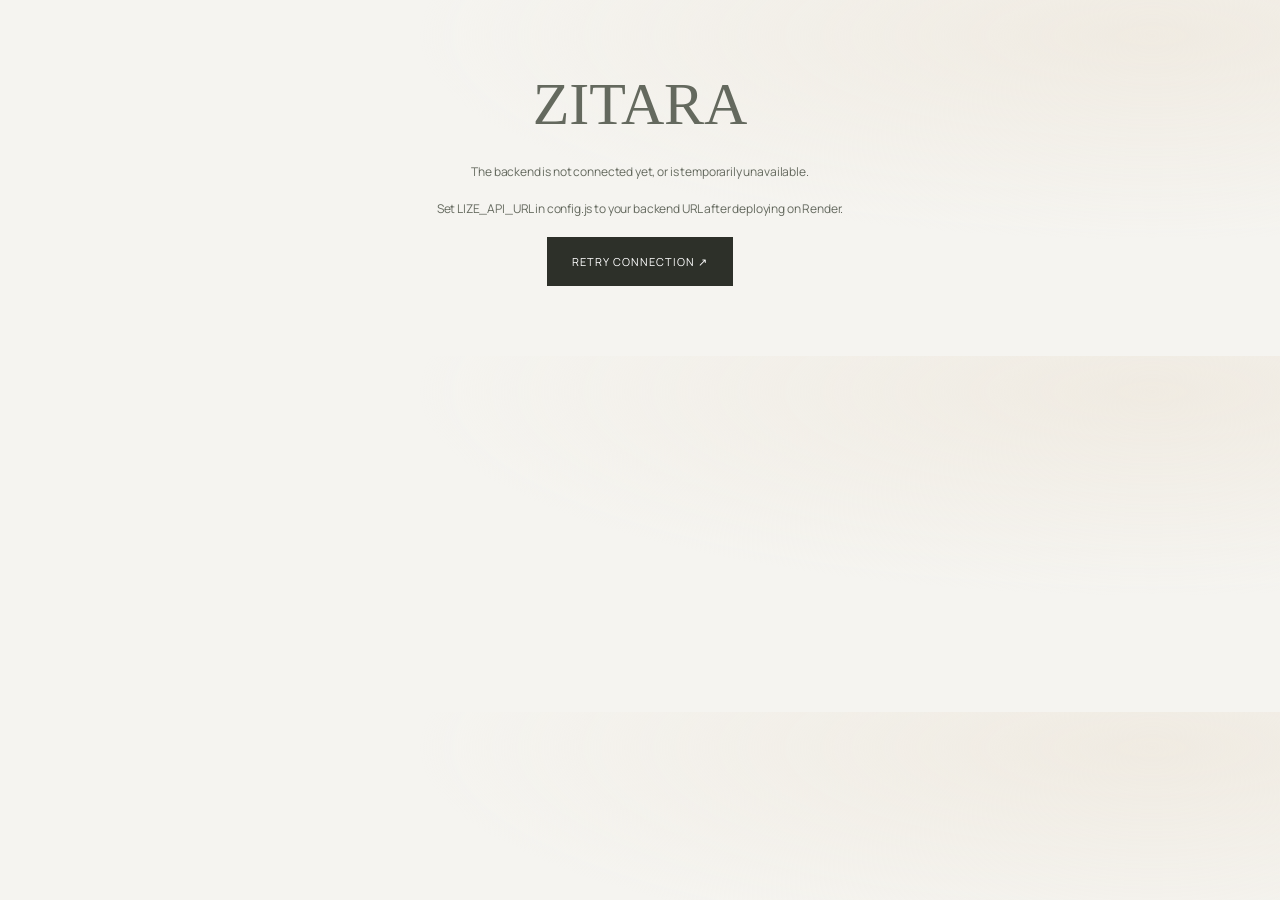
<file: index.html>
<!doctype html><html lang="en"><head><meta charset="UTF-8"><meta name="viewport" content="width=device-width,initial-scale=1"><meta name="description" content="ZITARA Atelier. An immersive fashion concept with photographic studio imagery, considered silhouettes and a new dimension of everyday dressing."><title>ZITARA — A New Dimension</title><link rel="stylesheet" href="style.css"><link rel="icon" type="image/svg+xml" href="assets/zitara-monogram.svg"><meta name="theme-color" content="#171915"></head><body><div id="app"></div><div id="overlay"></div><div id="toast" role="status"></div><script src="config.js"></script><script src="app.js"></script></body></html>
</file>
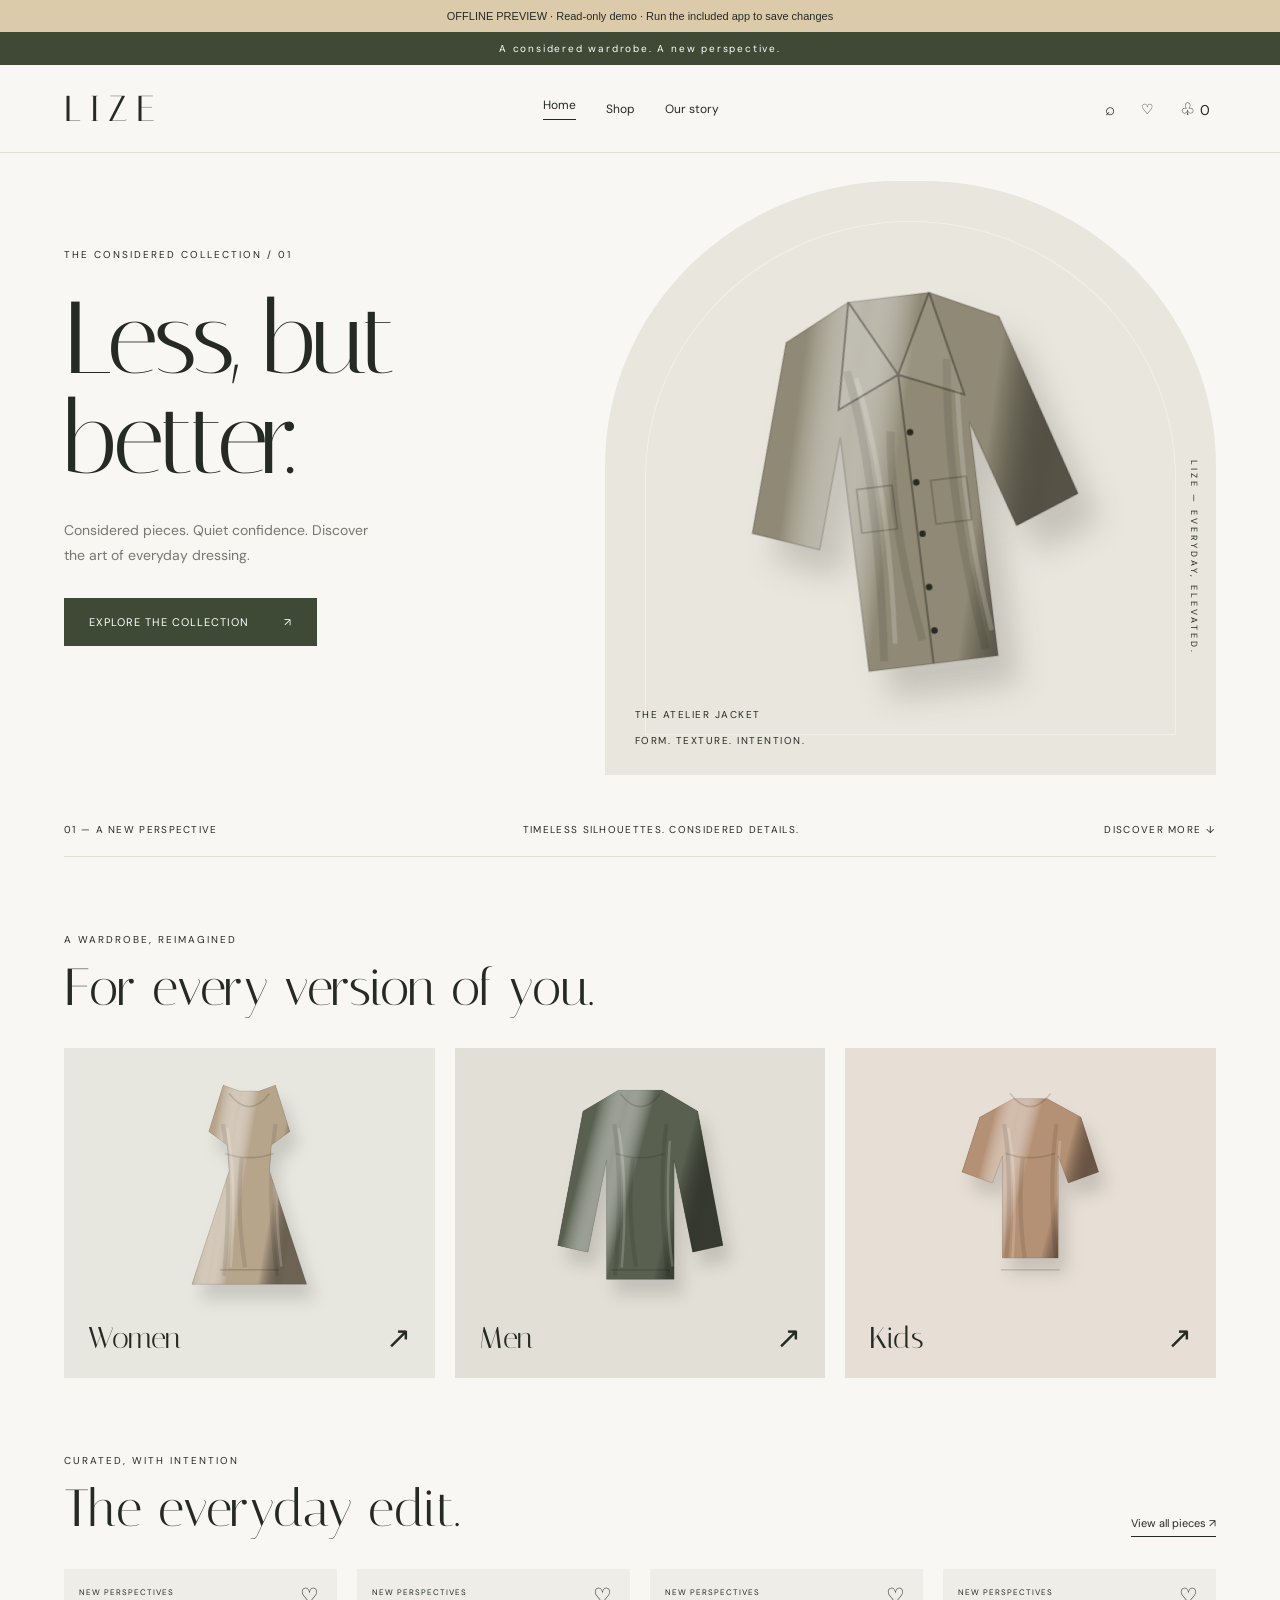
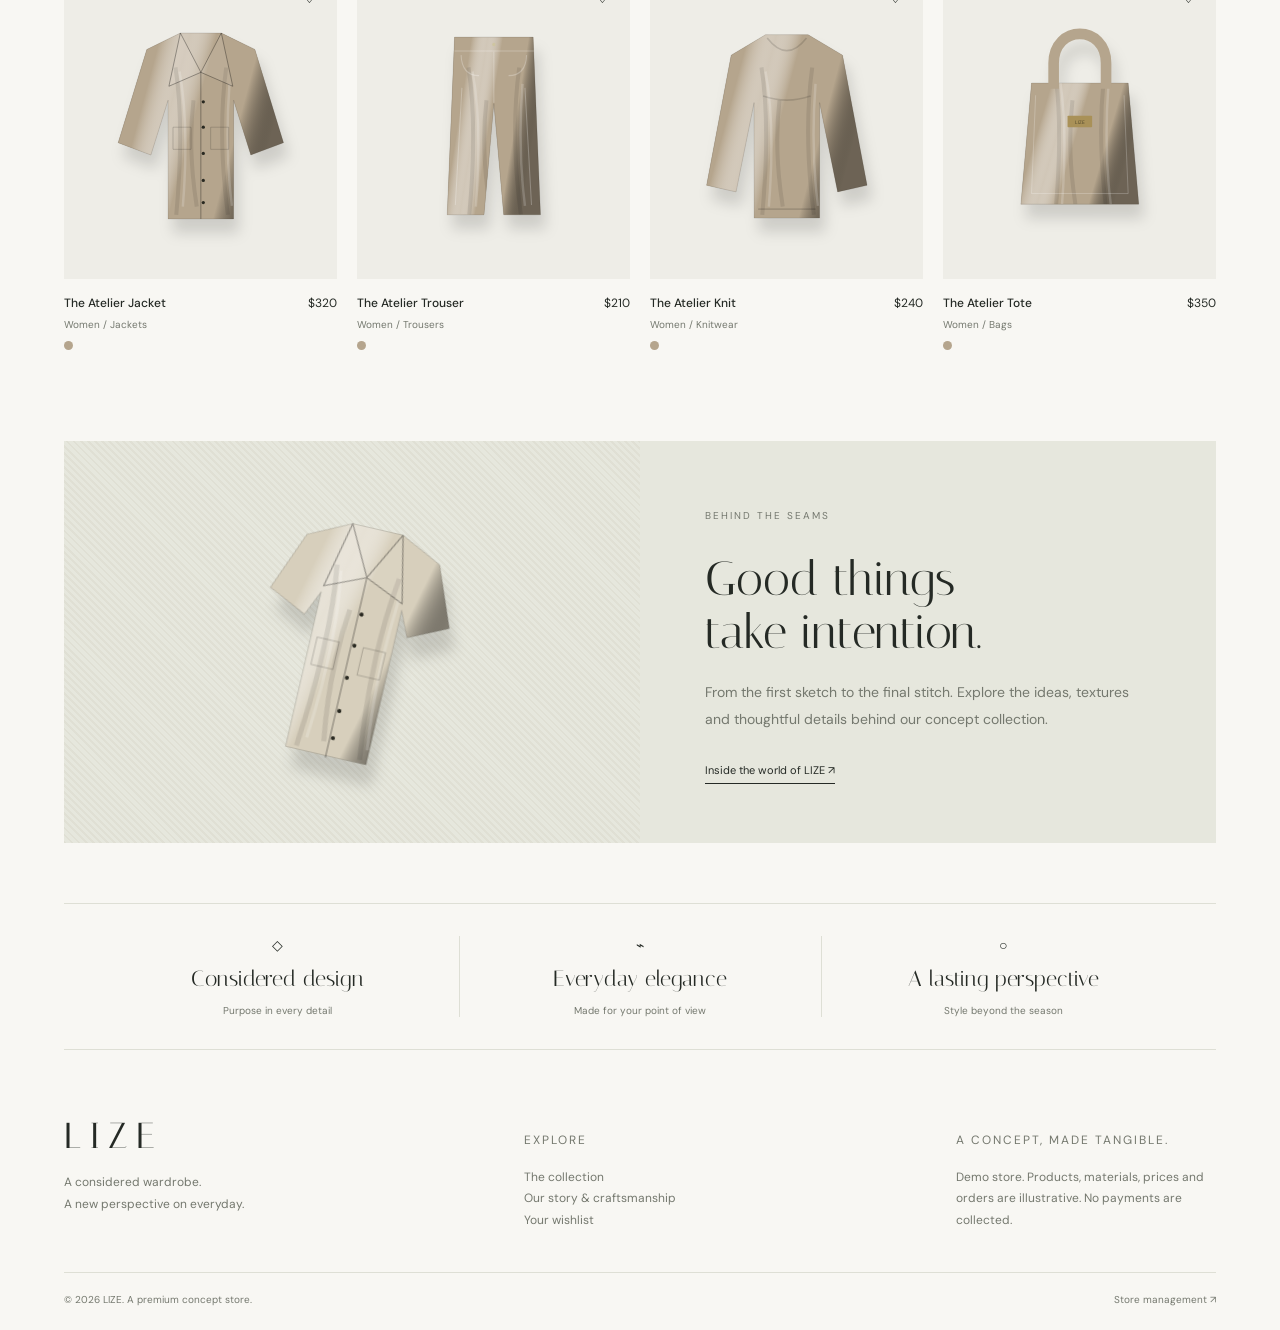
<file: preview.html>
<!doctype html><html lang="en"><head><meta charset="utf-8"><meta name="viewport" content="width=device-width,initial-scale=1"><title>LIZE — Offline preview</title><style>@import url('https://fonts.googleapis.com/css2?family=DM+Sans:wght@400;500;600;700&family=Italiana&display=swap');
:root{--bg:#f8f7f3;--ink:#252a25;--muted:#74786e;--line:#dedfd5;--olive:#3e4936;--serif:'Italiana',Georgia,serif}*{box-sizing:border-box}body{margin:0;background:var(--bg);color:var(--ink);font:14px 'DM Sans',Arial,sans-serif}button,input,select,textarea{font:inherit}button,a,input,select,textarea{-webkit-tap-highlight-color:transparent}button,a{cursor:pointer}a{color:inherit;text-decoration:none}button{color:inherit}button:focus-visible,a:focus-visible{outline:2px solid #7d8c58;outline-offset:5px}button{border:0;background:none}h1,h2,h3,p{margin:0}img{max-width:100%}.announcement{background:var(--olive);color:#fff;text-align:center;padding:10px;font-size:10px;letter-spacing:1.8px}.nav{height:88px;display:flex;align-items:center;justify-content:space-between;padding:0 5%;border-bottom:1px solid var(--line);background:var(--bg);position:relative;z-index:3}.logo{font:36px var(--serif);letter-spacing:8px}.links,.nav-actions{display:flex;align-items:center;gap:30px}.links a{font-size:12px}.links a.active{border-bottom:1px solid;padding-bottom:6px}.nav-actions{gap:20px}.nav-actions button{font-size:17px}.micro{font-size:10px;letter-spacing:2px;text-transform:uppercase}.hero{min-height:650px;display:grid;grid-template-columns:1fr 1.13fr;margin:0 5%;position:relative}.hero-copy{padding:95px 0 60px;z-index:1}.hero h1{font:clamp(72px,8vw,126px)/.98 var(--serif);letter-spacing:-4px;margin:28px 0}.hero-copy p{color:var(--muted);line-height:1.8;max-width:310px}.solid,.outline{padding:17px 25px;display:inline-flex;align-items:center;justify-content:space-between;gap:35px;font-size:11px;letter-spacing:1px;text-transform:uppercase}.solid{background:var(--olive);color:white}.outline{border:1px solid var(--line)}.hero-copy .solid{margin-top:30px}.hero-art{background:#e8e6dd;position:relative;overflow:hidden;margin:28px 0;display:flex;align-items:center;justify-content:center;border-radius:48% 48% 0 0}.hero-art:before{content:'';position:absolute;inset:40px;border:1px solid #ffffff60;border-radius:50% 50% 0 0}.hero-art svg{width:86%;height:520px;filter:drop-shadow(18px 30px 15px #3d352b33);transform:rotate(-7deg)}.hero-art .hero-stamp{position:absolute;bottom:28px;left:30px;font-size:10px;letter-spacing:1.5px}.floating-label{position:absolute;right:16px;top:47%;writing-mode:vertical-rl;font-size:9px;letter-spacing:3px}.hero-footer{display:flex;justify-content:space-between;margin:0 5%;padding:20px 0;border-bottom:1px solid var(--line);font-size:10px;letter-spacing:1.3px}.section{padding:76px 5%}.section-head{display:flex;justify-content:space-between;align-items:end;margin-bottom:32px}.section h2,.shop-title h1,.brand h1{font:52px/1.1 var(--serif)}.section-head .micro{margin-bottom:13px}.text-link{font-size:11px;border-bottom:1px solid;padding-bottom:6px}.collections{display:grid;grid-template-columns:repeat(3,1fr);gap:20px}.collection{background:#e7e7df;position:relative;height:330px;overflow:hidden}.collection:nth-child(2){background:#e2dfd6}.collection:nth-child(3){background:#e7dfd5}.collection svg{height:270px;width:100%;transition:transform .5s;filter:drop-shadow(8px 15px 8px #0002)}.collection:hover svg{transform:scale(1.07) rotate(4deg)}.collection-label{position:absolute;bottom:22px;left:24px;right:24px;display:flex;justify-content:space-between;align-items:center;font:30px var(--serif)}.products{display:grid;grid-template-columns:repeat(4,1fr);gap:32px 20px}.product{min-width:0}.product-art{position:relative;background:#eeede7;height:310px;display:flex;align-items:center;justify-content:center;overflow:hidden;cursor:pointer}.product-art svg{height:85%;width:90%;filter:drop-shadow(5px 14px 7px #0002);transition:transform .5s}.product-art:hover svg{transform:translateY(-8px) rotate(4deg) scale(1.04)}.product-art .heart{position:absolute;top:12px;right:12px;font-size:21px;z-index:1}.product-art .badge{position:absolute;top:18px;left:15px;font-size:8px;letter-spacing:1px}.quick{position:absolute;bottom:12px;left:12px;right:12px;padding:12px;background:#ffffffda;font-size:10px;opacity:0;transform:translateY(10px);transition:.2s}.product-art:hover .quick,.product-art:focus-within .quick{opacity:1;transform:none}.product-info{padding-top:16px;display:flex;justify-content:space-between;gap:8px}.product-info h3{font-size:12px;font-weight:500}.product-info p{font-size:10px;color:var(--muted);margin-top:7px}.product-info span{font-size:12px}.swatch{display:block;width:9px;height:9px;border-radius:50%;margin-top:10px}.story-strip{margin:15px 5% 60px;background:#e6e7dd;display:grid;grid-template-columns:1fr 1fr;min-height:400px}.story-visual{display:grid;place-items:center;background:repeating-linear-gradient(45deg,#b5ac9720,#b5ac9720 2px,transparent 2px,transparent 5px);position:relative;overflow:hidden}.story-visual svg{width:75%;height:330px;transform:rotate(13deg);filter:drop-shadow(10px 20px 7px #0002)}.story-copy{padding:65px}.story-copy h2{font:48px/1.1 var(--serif);margin:20px 0}.story-copy p{color:var(--muted);line-height:1.9;margin-bottom:28px}.values{display:grid;grid-template-columns:repeat(3,1fr);text-align:center;border-top:1px solid var(--line);border-bottom:1px solid var(--line);margin:0 5%;padding:32px}.values div+div{border-left:1px solid var(--line)}.values h3{font:22px var(--serif);margin:12px}.values p{color:var(--muted);font-size:10px}.footer{padding:65px 5% 24px}.footer-top{display:flex;justify-content:space-between;gap:30px}.footer p{max-width:260px;line-height:1.8;color:var(--muted);font-size:12px;margin-top:15px}.footer-bottom{margin-top:40px;border-top:1px solid var(--line);padding-top:20px;display:flex;justify-content:space-between;font-size:10px;color:var(--muted)}.shop-title{padding:50px 5% 30px}.breadcrumb{font-size:10px;color:var(--muted);margin-bottom:25px}.shop-title h1{margin-bottom:12px}.shop-title p{color:var(--muted);line-height:1.8}.shop-bar{margin:0 5%;display:flex;justify-content:space-between;border-block:1px solid var(--line);padding:18px 0;gap:15px}.tabs{display:flex;gap:22px;align-items:center}.tabs button{font-size:12px;padding:5px 0}.tabs .selected{border-bottom:1px solid}.shop-body{display:grid;grid-template-columns:180px 1fr;gap:35px;margin:32px 5% 70px}.filters h3{font-size:10px;letter-spacing:1.5px;margin:10px 0 20px}.filters button{display:block;padding:9px 0;color:var(--muted);font-size:12px}.filters .selected{color:var(--ink);font-weight:700}.shop-body .products{grid-template-columns:repeat(3,1fr)}input,select,textarea{border:1px solid var(--line);background:transparent;padding:12px;color:var(--ink);border-radius:0}input,textarea{max-width:100%}.shop-bar select{border:0;padding:0;font-size:11px}.search{width:100%;margin-top:25px}.empty{padding:70px;text-align:center;color:var(--muted)}.detail{padding:45px 5% 80px}.detail-grid{display:grid;grid-template-columns:1.2fr 1fr;gap:65px}.detail-stage{background:#eae9e2;min-height:590px;position:relative;display:flex;align-items:center;justify-content:center;overflow:hidden}.detail-stage>svg{height:500px;width:85%;filter:drop-shadow(12px 20px 10px #0002)}.viewer-toggle{position:absolute;left:20px;top:20px;z-index:1;background:#fff9;padding:10px 15px;font-size:10px}.stage-caption{position:absolute;bottom:20px;left:20px;font-size:9px;color:var(--muted)}.detail-stage canvas{width:100%;height:550px;touch-action:none;cursor:grab}.detail-info{padding-top:30px}.detail-info h1{font:53px/1.1 var(--serif);margin:20px 0}.price{font-size:22px}.detail-info .description{line-height:1.9;color:var(--muted);margin:25px 0}.sizes{display:flex;gap:10px;margin:18px 0 25px}.sizes button{border:1px solid var(--line);width:45px;height:43px}.sizes .selected{border-color:var(--ink);background:var(--ink);color:white}.detail-info .solid{width:100%;margin:5px 0 20px}.disclosure{border-block:1px solid var(--line);padding:20px 0;margin-top:20px;line-height:1.8;font-size:12px}.disclosure summary{cursor:pointer;font-size:10px;letter-spacing:1px}.disclosure p{margin-top:15px;color:var(--muted)}.brand{padding:70px 10%}.brand h1{font-size:90px;max-width:800px;margin:25px 0}.brand>p{font:22px/1.8 var(--serif);max-width:750px}.brand-grid{display:grid;grid-template-columns:repeat(3,1fr);gap:40px;margin:65px 0}.brand-grid h2{font:30px var(--serif);margin:20px 0}.brand-grid p{line-height:1.9;color:var(--muted)}#overlay:empty{display:none}#overlay{position:fixed;inset:0;background:#0006;z-index:20;display:flex;justify-content:flex-end}.drawer{width:480px;max-width:100%;background:var(--bg);padding:30px;overflow:auto;height:100%}.drawer-head{display:flex;justify-content:space-between;align-items:center;margin-bottom:30px}.drawer h2{font:32px var(--serif)}.bag-line{display:grid;grid-template-columns:80px 1fr auto;gap:15px;padding:20px 0;border-bottom:1px solid var(--line)}.bag-line svg{width:80px;height:100px;background:#eae9e2}.bag-line h3{font-size:12px;margin:5px 0}.bag-line p{font-size:11px;color:var(--muted);margin-bottom:15px}.qty{display:flex;align-items:center;gap:12px}.qty button{border:1px solid var(--line);width:24px;height:24px}.bag-total{display:flex;justify-content:space-between;font-size:17px;margin:30px 0}.drawer input{width:100%;margin:12px 0}.drawer .solid{width:100%}.small{font-size:11px;color:var(--muted);line-height:1.7}.notice{background:#ece8d9;padding:14px;font-size:11px;line-height:1.8;margin:20px 0}#toast{position:fixed;bottom:25px;left:50%;transform:translateX(-50%);padding:16px 24px;background:var(--ink);color:white;z-index:50;opacity:0;pointer-events:none;transition:.2s;max-width:90%;font-size:12px}#toast.show{opacity:1}.admin-shell{display:grid;grid-template-columns:230px 1fr;min-height:100vh}.sidebar{background:#282f26;color:#e7e9e0;padding:35px 25px}.sidebar .logo{font-size:30px}.sidebar .micro{margin:15px 0 45px;color:#a2ac96}.sidebar button,.sidebar a{display:block;padding:13px 12px;width:100%;text-align:left;color:#c7cdbf;font-size:12px;margin:5px 0}.sidebar button.active{background:#ffffff12;color:white}.admin-main{padding:45px 5%;min-width:0}.admin-top{display:flex;justify-content:space-between;gap:20px;align-items:center;margin-bottom:40px}.admin-top h1{font:40px var(--serif)}.admin-top p{color:var(--muted);font-size:11px;margin-top:10px}.stats{display:grid;grid-template-columns:repeat(4,1fr);gap:18px}.stat,.panel{border:1px solid var(--line);background:#fbfaf7;padding:24px}.stat small{color:var(--muted);font-size:10px}.stat strong{font:38px var(--serif);display:block;margin:18px 0 8px}.stat span{font-size:9px;color:var(--muted)}.admin-grid{display:grid;grid-template-columns:1.7fr 1fr;gap:22px;margin-top:25px}.panel h2{font:25px var(--serif);margin-bottom:25px}.chart{height:190px;display:flex;align-items:end;gap:12px;border-bottom:1px solid var(--line);padding-top:20px}.chart div{flex:1;background:#7d896d;min-height:2px;position:relative}.chart span{position:absolute;bottom:-24px;font-size:9px;left:0;color:var(--muted)}.panel .small{margin-top:35px}.table-wrap{overflow:auto;background:#fbfaf7;border:1px solid var(--line);margin-top:25px}table{border-collapse:collapse;width:100%;text-align:left;white-space:nowrap}th{padding:16px;font-size:9px;text-transform:uppercase;letter-spacing:1px;color:var(--muted);font-weight:500;border-bottom:1px solid var(--line)}td{padding:14px 16px;border-bottom:1px solid var(--line);font-size:11px}td .thumb{display:inline-flex;align-items:center;gap:12px}td svg{width:35px;height:42px;background:#eeede7}td button{font-size:11px;border-bottom:1px solid}.status{font-size:9px;padding:6px 9px;background:#e5eadc;display:inline-block}.admin-tools{display:flex;gap:15px;flex-wrap:wrap}.admin-tools input{flex:1;min-width:180px}.admin-form{max-width:680px}.admin-form label,.edit-form label{display:block;font-size:11px;margin:20px 0 8px}.admin-form input,.admin-form textarea,.edit-form input,.edit-form textarea,.edit-form select{width:100%}.admin-form textarea,.edit-form textarea{min-height:90px}.admin-form .solid,.edit-form .solid{margin-top:25px}.login{max-width:420px;margin:80px auto;padding:35px;border:1px solid var(--line)}.login h1{font:36px var(--serif);margin:20px 0}.login input{width:100%;margin:20px 0}.login .solid{width:100%}.error{color:#8f3c2d;font-size:12px;margin:12px 0}.live-dot{color:#75865c}.mobile-menu{display:none}.hero-photo{position:absolute;width:100%;height:100%;object-fit:cover;inset:0}.wishlist-title{padding:50px 5% 0;font:50px var(--serif)}.list-count{font-size:10px;color:var(--muted);align-self:center}.admin-form .notice{margin-top:0}
@media(min-width:1500px){.hero{min-height:730px}.hero-art svg{height:620px}.product-art{height:370px}}@media(max-width:1000px){.nav{padding:0 4%}.links{gap:15px}.hero{min-height:560px}.hero-copy{padding-top:80px}.hero-art svg{height:420px}.products{grid-template-columns:repeat(2,1fr)}.shop-body .products{grid-template-columns:repeat(2,1fr)}.story-copy{padding:40px}.detail-grid{gap:30px}.detail-stage{min-height:490px}.admin-shell{grid-template-columns:180px 1fr}.stats{grid-template-columns:repeat(2,1fr)}.admin-grid{grid-template-columns:1fr}.brand h1{font-size:70px}}@media(max-width:650px){.announcement{font-size:8px}.nav{height:72px}.logo{font-size:28px}.links{position:absolute;top:72px;left:0;right:0;background:var(--bg);padding:20px;justify-content:center;display:none}.links.open{display:flex}.mobile-menu{display:block}.nav-actions{gap:13px}.hero{grid-template-columns:1fr;margin:0 5%}.hero-copy{padding:45px 0 20px}.hero h1{font-size:80px;margin:20px 0}.hero-copy p{max-width:300px;font-size:12px}.hero-art{height:380px;margin:10px 0 0}.hero-art svg{height:370px}.hero-footer{font-size:8px;gap:20px;line-height:1.7}.section{padding:50px 5%}.section h2{font-size:38px}.collections{gap:10px}.collection{height:200px}.collection svg{height:160px}.collection-label{font-size:22px;left:12px;right:12px;bottom:15px}.collection-label span:last-child{display:none}.product-art{height:230px}.products{gap:26px 12px}.product-info{display:block}.product-info span{display:block;margin-top:10px}.quick{opacity:1;font-size:8px;bottom:8px;padding:9px;transform:none}.product-info h3{font-size:11px}.story-strip{grid-template-columns:1fr}.story-visual{height:280px}.story-visual svg{height:270px}.story-copy{padding:30px}.story-copy h2{font-size:39px}.values{padding:25px 0;gap:8px}.values h3{font-size:17px}.values p{font-size:8px}.footer-top{display:block}.footer-top>div{margin-top:25px}.footer-bottom{gap:20px;line-height:1.6}.shop-title{padding-top:35px}.shop-title h1{font-size:40px}.shop-bar{flex-wrap:wrap}.tabs{gap:18px}.shop-body{grid-template-columns:1fr;gap:22px}.filters{display:flex;gap:18px;overflow:auto;align-items:center;padding-bottom:10px;border-bottom:1px solid var(--line)}.filters h3{display:none}.filters button{white-space:nowrap}.detail-grid{grid-template-columns:1fr;gap:10px}.detail-stage{min-height:420px}.detail-stage>svg{height:380px}.detail-stage canvas{height:420px}.detail-info h1{font-size:42px}.brand{padding:45px 6%}.brand h1{font-size:56px}.brand>p{font-size:20px}.brand-grid{grid-template-columns:1fr;gap:20px}.admin-shell{grid-template-columns:1fr}.sidebar{padding:20px;display:flex;flex-wrap:wrap;align-items:center;gap:5px}.sidebar .logo{margin-right:20px}.sidebar .micro{display:none}.sidebar button,.sidebar a{width:auto;padding:8px}.admin-main{padding:25px 5%}.admin-top{align-items:start}.admin-top h1{font-size:33px}.stat{padding:18px}.stat strong{font-size:30px}.admin-top .outline{padding:12px;font-size:9px}.login{margin:40px 5%}.section-head{gap:20px}.text-link{white-space:nowrap;font-size:10px}.drawer{padding:22px}}
@media(prefers-reduced-motion:reduce){*{scroll-behavior:auto!important;transition:none!important;animation:none!important}}
</style></head><body><div style="background:#dccbaa;text-align:center;padding:10px;font:11px Arial;position:relative;z-index:30">OFFLINE PREVIEW · Read-only demo · Run the included app to save changes</div><div id="app"></div><div id="overlay"></div><div id="toast" role="status"></div><script>
const snapshot={"products": [{"id": 1, "name": "The Atelier Jacket", "category": "Jackets", "audience": "Women", "price": 320, "color": "#b5a58d", "stock": 12, "material": "Demo: wool blend", "story": "An exploration of balance and everyday movement. This concept piece pairs a considered silhouette with understated details. Its material and making story are illustrative demo content."}, {"id": 2, "name": "Everyday Jacket", "category": "Jackets", "audience": "Men", "price": 328, "color": "#414b42", "stock": 15, "material": "Demo: wool blend", "story": "An exploration of balance and everyday movement. This concept piece pairs a considered silhouette with understated details. Its material and making story are illustrative demo content."}, {"id": 3, "name": "Sculpted Jacket", "category": "Jackets", "audience": "Women", "price": 336, "color": "#323337", "stock": 18, "material": "Demo: wool blend", "story": "An exploration of balance and everyday movement. This concept piece pairs a considered silhouette with understated details. Its material and making story are illustrative demo content."}, {"id": 4, "name": "Essential Jacket", "category": "Jackets", "audience": "Men", "price": 344, "color": "#ddd4bf", "stock": 21, "material": "Demo: wool blend", "story": "An exploration of balance and everyday movement. This concept piece pairs a considered silhouette with understated details. Its material and making story are illustrative demo content."}, {"id": 5, "name": "Sunday Jacket", "category": "Jackets", "audience": "Women", "price": 352, "color": "#8d5749", "stock": 24, "material": "Demo: wool blend", "story": "An exploration of balance and everyday movement. This concept piece pairs a considered silhouette with understated details. Its material and making story are illustrative demo content."}, {"id": 6, "name": "Signature Jacket", "category": "Jackets", "audience": "Men", "price": 360, "color": "#697b8b", "stock": 27, "material": "Demo: wool blend", "story": "An exploration of balance and everyday movement. This concept piece pairs a considered silhouette with understated details. Its material and making story are illustrative demo content."}, {"id": 7, "name": "Modern Jacket", "category": "Jackets", "audience": "Women", "price": 368, "color": "#b7a485", "stock": 30, "material": "Demo: wool blend", "story": "An exploration of balance and everyday movement. This concept piece pairs a considered silhouette with understated details. Its material and making story are illustrative demo content."}, {"id": 8, "name": "Studio Jacket", "category": "Jackets", "audience": "Men", "price": 376, "color": "#726b64", "stock": 33, "material": "Demo: wool blend", "story": "An exploration of balance and everyday movement. This concept piece pairs a considered silhouette with understated details. Its material and making story are illustrative demo content."}, {"id": 9, "name": "Heritage Jacket", "category": "Jackets", "audience": "Women", "price": 384, "color": "#898d78", "stock": 36, "material": "Demo: wool blend", "story": "An exploration of balance and everyday movement. This concept piece pairs a considered silhouette with understated details. Its material and making story are illustrative demo content."}, {"id": 10, "name": "Edition Jacket", "category": "Jackets", "audience": "Men", "price": 392, "color": "#a79b8f", "stock": 39, "material": "Demo: wool blend", "story": "An exploration of balance and everyday movement. This concept piece pairs a considered silhouette with understated details. Its material and making story are illustrative demo content."}, {"id": 11, "name": "The Atelier Jean", "category": "Denim", "audience": "Women", "price": 180, "color": "#b5a58d", "stock": 12, "material": "Demo: organic cotton", "story": "An exploration of balance and everyday movement. This concept piece pairs a considered silhouette with understated details. Its material and making story are illustrative demo content."}, {"id": 12, "name": "Everyday Jean", "category": "Denim", "audience": "Men", "price": 188, "color": "#414b42", "stock": 15, "material": "Demo: organic cotton", "story": "An exploration of balance and everyday movement. This concept piece pairs a considered silhouette with understated details. Its material and making story are illustrative demo content."}, {"id": 13, "name": "Sculpted Jean", "category": "Denim", "audience": "Women", "price": 196, "color": "#323337", "stock": 18, "material": "Demo: organic cotton", "story": "An exploration of balance and everyday movement. This concept piece pairs a considered silhouette with understated details. Its material and making story are illustrative demo content."}, {"id": 14, "name": "Essential Jean", "category": "Denim", "audience": "Men", "price": 204, "color": "#ddd4bf", "stock": 21, "material": "Demo: organic cotton", "story": "An exploration of balance and everyday movement. This concept piece pairs a considered silhouette with understated details. Its material and making story are illustrative demo content."}, {"id": 15, "name": "Sunday Jean", "category": "Denim", "audience": "Women", "price": 212, "color": "#8d5749", "stock": 24, "material": "Demo: organic cotton", "story": "An exploration of balance and everyday movement. This concept piece pairs a considered silhouette with understated details. Its material and making story are illustrative demo content."}, {"id": 16, "name": "Signature Jean", "category": "Denim", "audience": "Men", "price": 220, "color": "#697b8b", "stock": 27, "material": "Demo: organic cotton", "story": "An exploration of balance and everyday movement. This concept piece pairs a considered silhouette with understated details. Its material and making story are illustrative demo content."}, {"id": 17, "name": "Modern Jean", "category": "Denim", "audience": "Women", "price": 228, "color": "#b7a485", "stock": 30, "material": "Demo: organic cotton", "story": "An exploration of balance and everyday movement. This concept piece pairs a considered silhouette with understated details. Its material and making story are illustrative demo content."}, {"id": 18, "name": "Studio Jean", "category": "Denim", "audience": "Men", "price": 236, "color": "#726b64", "stock": 33, "material": "Demo: organic cotton", "story": "An exploration of balance and everyday movement. This concept piece pairs a considered silhouette with understated details. Its material and making story are illustrative demo content."}, {"id": 19, "name": "Heritage Jean", "category": "Denim", "audience": "Women", "price": 244, "color": "#898d78", "stock": 36, "material": "Demo: organic cotton", "story": "An exploration of balance and everyday movement. This concept piece pairs a considered silhouette with understated details. Its material and making story are illustrative demo content."}, {"id": 20, "name": "Edition Jean", "category": "Denim", "audience": "Men", "price": 252, "color": "#a79b8f", "stock": 39, "material": "Demo: organic cotton", "story": "An exploration of balance and everyday movement. This concept piece pairs a considered silhouette with understated details. Its material and making story are illustrative demo content."}, {"id": 21, "name": "The Atelier Trouser", "category": "Trousers", "audience": "Women", "price": 210, "color": "#b5a58d", "stock": 12, "material": "Demo: woven textile", "story": "An exploration of balance and everyday movement. This concept piece pairs a considered silhouette with understated details. Its material and making story are illustrative demo content."}, {"id": 22, "name": "Everyday Trouser", "category": "Trousers", "audience": "Men", "price": 218, "color": "#414b42", "stock": 15, "material": "Demo: woven textile", "story": "An exploration of balance and everyday movement. This concept piece pairs a considered silhouette with understated details. Its material and making story are illustrative demo content."}, {"id": 23, "name": "Sculpted Trouser", "category": "Trousers", "audience": "Women", "price": 226, "color": "#323337", "stock": 18, "material": "Demo: woven textile", "story": "An exploration of balance and everyday movement. This concept piece pairs a considered silhouette with understated details. Its material and making story are illustrative demo content."}, {"id": 24, "name": "Essential Trouser", "category": "Trousers", "audience": "Men", "price": 234, "color": "#ddd4bf", "stock": 21, "material": "Demo: woven textile", "story": "An exploration of balance and everyday movement. This concept piece pairs a considered silhouette with understated details. Its material and making story are illustrative demo content."}, {"id": 25, "name": "Sunday Trouser", "category": "Trousers", "audience": "Women", "price": 242, "color": "#8d5749", "stock": 24, "material": "Demo: woven textile", "story": "An exploration of balance and everyday movement. This concept piece pairs a considered silhouette with understated details. Its material and making story are illustrative demo content."}, {"id": 26, "name": "Signature Trouser", "category": "Trousers", "audience": "Men", "price": 250, "color": "#697b8b", "stock": 27, "material": "Demo: woven textile", "story": "An exploration of balance and everyday movement. This concept piece pairs a considered silhouette with understated details. Its material and making story are illustrative demo content."}, {"id": 27, "name": "Modern Trouser", "category": "Trousers", "audience": "Women", "price": 258, "color": "#b7a485", "stock": 30, "material": "Demo: woven textile", "story": "An exploration of balance and everyday movement. This concept piece pairs a considered silhouette with understated details. Its material and making story are illustrative demo content."}, {"id": 28, "name": "Studio Trouser", "category": "Trousers", "audience": "Men", "price": 266, "color": "#726b64", "stock": 33, "material": "Demo: woven textile", "story": "An exploration of balance and everyday movement. This concept piece pairs a considered silhouette with understated details. Its material and making story are illustrative demo content."}, {"id": 29, "name": "Heritage Trouser", "category": "Trousers", "audience": "Women", "price": 274, "color": "#898d78", "stock": 36, "material": "Demo: woven textile", "story": "An exploration of balance and everyday movement. This concept piece pairs a considered silhouette with understated details. Its material and making story are illustrative demo content."}, {"id": 30, "name": "Edition Trouser", "category": "Trousers", "audience": "Men", "price": 282, "color": "#a79b8f", "stock": 39, "material": "Demo: woven textile", "story": "An exploration of balance and everyday movement. This concept piece pairs a considered silhouette with understated details. Its material and making story are illustrative demo content."}, {"id": 31, "name": "The Atelier Shirt", "category": "Shirts", "audience": "Women", "price": 150, "color": "#b5a58d", "stock": 12, "material": "Demo: organic cotton", "story": "An exploration of balance and everyday movement. This concept piece pairs a considered silhouette with understated details. Its material and making story are illustrative demo content."}, {"id": 32, "name": "Everyday Shirt", "category": "Shirts", "audience": "Men", "price": 158, "color": "#414b42", "stock": 15, "material": "Demo: organic cotton", "story": "An exploration of balance and everyday movement. This concept piece pairs a considered silhouette with understated details. Its material and making story are illustrative demo content."}, {"id": 33, "name": "Sculpted Shirt", "category": "Shirts", "audience": "Women", "price": 166, "color": "#323337", "stock": 18, "material": "Demo: organic cotton", "story": "An exploration of balance and everyday movement. This concept piece pairs a considered silhouette with understated details. Its material and making story are illustrative demo content."}, {"id": 34, "name": "Essential Shirt", "category": "Shirts", "audience": "Men", "price": 174, "color": "#ddd4bf", "stock": 21, "material": "Demo: organic cotton", "story": "An exploration of balance and everyday movement. This concept piece pairs a considered silhouette with understated details. Its material and making story are illustrative demo content."}, {"id": 35, "name": "Sunday Shirt", "category": "Shirts", "audience": "Women", "price": 182, "color": "#8d5749", "stock": 24, "material": "Demo: organic cotton", "story": "An exploration of balance and everyday movement. This concept piece pairs a considered silhouette with understated details. Its material and making story are illustrative demo content."}, {"id": 36, "name": "Signature Shirt", "category": "Shirts", "audience": "Men", "price": 190, "color": "#697b8b", "stock": 27, "material": "Demo: organic cotton", "story": "An exploration of balance and everyday movement. This concept piece pairs a considered silhouette with understated details. Its material and making story are illustrative demo content."}, {"id": 37, "name": "Modern Shirt", "category": "Shirts", "audience": "Women", "price": 198, "color": "#b7a485", "stock": 30, "material": "Demo: organic cotton", "story": "An exploration of balance and everyday movement. This concept piece pairs a considered silhouette with understated details. Its material and making story are illustrative demo content."}, {"id": 38, "name": "Studio Shirt", "category": "Shirts", "audience": "Men", "price": 206, "color": "#726b64", "stock": 33, "material": "Demo: organic cotton", "story": "An exploration of balance and everyday movement. This concept piece pairs a considered silhouette with understated details. Its material and making story are illustrative demo content."}, {"id": 39, "name": "Heritage Shirt", "category": "Shirts", "audience": "Women", "price": 214, "color": "#898d78", "stock": 36, "material": "Demo: organic cotton", "story": "An exploration of balance and everyday movement. This concept piece pairs a considered silhouette with understated details. Its material and making story are illustrative demo content."}, {"id": 40, "name": "Edition Shirt", "category": "Shirts", "audience": "Men", "price": 222, "color": "#a79b8f", "stock": 39, "material": "Demo: organic cotton", "story": "An exploration of balance and everyday movement. This concept piece pairs a considered silhouette with understated details. Its material and making story are illustrative demo content."}, {"id": 41, "name": "The Atelier Knit", "category": "Knitwear", "audience": "Women", "price": 240, "color": "#b5a58d", "stock": 12, "material": "Demo: wool blend", "story": "An exploration of balance and everyday movement. This concept piece pairs a considered silhouette with understated details. Its material and making story are illustrative demo content."}, {"id": 42, "name": "Everyday Knit", "category": "Knitwear", "audience": "Men", "price": 248, "color": "#414b42", "stock": 15, "material": "Demo: wool blend", "story": "An exploration of balance and everyday movement. This concept piece pairs a considered silhouette with understated details. Its material and making story are illustrative demo content."}, {"id": 43, "name": "Sculpted Knit", "category": "Knitwear", "audience": "Women", "price": 256, "color": "#323337", "stock": 18, "material": "Demo: wool blend", "story": "An exploration of balance and everyday movement. This concept piece pairs a considered silhouette with understated details. Its material and making story are illustrative demo content."}, {"id": 44, "name": "Essential Knit", "category": "Knitwear", "audience": "Men", "price": 264, "color": "#ddd4bf", "stock": 21, "material": "Demo: wool blend", "story": "An exploration of balance and everyday movement. This concept piece pairs a considered silhouette with understated details. Its material and making story are illustrative demo content."}, {"id": 45, "name": "Sunday Knit", "category": "Knitwear", "audience": "Women", "price": 272, "color": "#8d5749", "stock": 24, "material": "Demo: wool blend", "story": "An exploration of balance and everyday movement. This concept piece pairs a considered silhouette with understated details. Its material and making story are illustrative demo content."}, {"id": 46, "name": "Signature Knit", "category": "Knitwear", "audience": "Men", "price": 280, "color": "#697b8b", "stock": 27, "material": "Demo: wool blend", "story": "An exploration of balance and everyday movement. This concept piece pairs a considered silhouette with understated details. Its material and making story are illustrative demo content."}, {"id": 47, "name": "Modern Knit", "category": "Knitwear", "audience": "Women", "price": 288, "color": "#b7a485", "stock": 30, "material": "Demo: wool blend", "story": "An exploration of balance and everyday movement. This concept piece pairs a considered silhouette with understated details. Its material and making story are illustrative demo content."}, {"id": 48, "name": "Studio Knit", "category": "Knitwear", "audience": "Men", "price": 296, "color": "#726b64", "stock": 33, "material": "Demo: wool blend", "story": "An exploration of balance and everyday movement. This concept piece pairs a considered silhouette with understated details. Its material and making story are illustrative demo content."}, {"id": 49, "name": "Heritage Knit", "category": "Knitwear", "audience": "Women", "price": 304, "color": "#898d78", "stock": 36, "material": "Demo: wool blend", "story": "An exploration of balance and everyday movement. This concept piece pairs a considered silhouette with understated details. Its material and making story are illustrative demo content."}, {"id": 50, "name": "Edition Knit", "category": "Knitwear", "audience": "Men", "price": 312, "color": "#a79b8f", "stock": 39, "material": "Demo: wool blend", "story": "An exploration of balance and everyday movement. This concept piece pairs a considered silhouette with understated details. Its material and making story are illustrative demo content."}, {"id": 51, "name": "The Atelier Dresse", "category": "Dresses", "audience": "Women", "price": 290, "color": "#b5a58d", "stock": 12, "material": "Demo: woven textile", "story": "An exploration of balance and everyday movement. This concept piece pairs a considered silhouette with understated details. Its material and making story are illustrative demo content."}, {"id": 52, "name": "Everyday Dresse", "category": "Dresses", "audience": "Women", "price": 298, "color": "#414b42", "stock": 15, "material": "Demo: woven textile", "story": "An exploration of balance and everyday movement. This concept piece pairs a considered silhouette with understated details. Its material and making story are illustrative demo content."}, {"id": 53, "name": "Sculpted Dresse", "category": "Dresses", "audience": "Women", "price": 306, "color": "#323337", "stock": 18, "material": "Demo: woven textile", "story": "An exploration of balance and everyday movement. This concept piece pairs a considered silhouette with understated details. Its material and making story are illustrative demo content."}, {"id": 54, "name": "Essential Dresse", "category": "Dresses", "audience": "Women", "price": 314, "color": "#ddd4bf", "stock": 21, "material": "Demo: woven textile", "story": "An exploration of balance and everyday movement. This concept piece pairs a considered silhouette with understated details. Its material and making story are illustrative demo content."}, {"id": 55, "name": "Sunday Dresse", "category": "Dresses", "audience": "Women", "price": 322, "color": "#8d5749", "stock": 24, "material": "Demo: woven textile", "story": "An exploration of balance and everyday movement. This concept piece pairs a considered silhouette with understated details. Its material and making story are illustrative demo content."}, {"id": 56, "name": "Signature Dresse", "category": "Dresses", "audience": "Women", "price": 330, "color": "#697b8b", "stock": 27, "material": "Demo: woven textile", "story": "An exploration of balance and everyday movement. This concept piece pairs a considered silhouette with understated details. Its material and making story are illustrative demo content."}, {"id": 57, "name": "Modern Dresse", "category": "Dresses", "audience": "Women", "price": 338, "color": "#b7a485", "stock": 30, "material": "Demo: woven textile", "story": "An exploration of balance and everyday movement. This concept piece pairs a considered silhouette with understated details. Its material and making story are illustrative demo content."}, {"id": 58, "name": "Studio Dresse", "category": "Dresses", "audience": "Women", "price": 346, "color": "#726b64", "stock": 33, "material": "Demo: woven textile", "story": "An exploration of balance and everyday movement. This concept piece pairs a considered silhouette with understated details. Its material and making story are illustrative demo content."}, {"id": 59, "name": "Heritage Dresse", "category": "Dresses", "audience": "Women", "price": 354, "color": "#898d78", "stock": 36, "material": "Demo: woven textile", "story": "An exploration of balance and everyday movement. This concept piece pairs a considered silhouette with understated details. Its material and making story are illustrative demo content."}, {"id": 60, "name": "Edition Dresse", "category": "Dresses", "audience": "Women", "price": 362, "color": "#a79b8f", "stock": 39, "material": "Demo: woven textile", "story": "An exploration of balance and everyday movement. This concept piece pairs a considered silhouette with understated details. Its material and making story are illustrative demo content."}, {"id": 61, "name": "The Atelier Lounge Set", "category": "Loungewear", "audience": "Women", "price": 130, "color": "#b5a58d", "stock": 12, "material": "Demo: woven textile", "story": "An exploration of balance and everyday movement. This concept piece pairs a considered silhouette with understated details. Its material and making story are illustrative demo content."}, {"id": 62, "name": "Everyday Lounge Set", "category": "Loungewear", "audience": "Men", "price": 138, "color": "#414b42", "stock": 15, "material": "Demo: woven textile", "story": "An exploration of balance and everyday movement. This concept piece pairs a considered silhouette with understated details. Its material and making story are illustrative demo content."}, {"id": 63, "name": "Sculpted Lounge Set", "category": "Loungewear", "audience": "Women", "price": 146, "color": "#323337", "stock": 18, "material": "Demo: woven textile", "story": "An exploration of balance and everyday movement. This concept piece pairs a considered silhouette with understated details. Its material and making story are illustrative demo content."}, {"id": 64, "name": "Essential Lounge Set", "category": "Loungewear", "audience": "Men", "price": 154, "color": "#ddd4bf", "stock": 21, "material": "Demo: woven textile", "story": "An exploration of balance and everyday movement. This concept piece pairs a considered silhouette with understated details. Its material and making story are illustrative demo content."}, {"id": 65, "name": "Sunday Lounge Set", "category": "Loungewear", "audience": "Women", "price": 162, "color": "#8d5749", "stock": 24, "material": "Demo: woven textile", "story": "An exploration of balance and everyday movement. This concept piece pairs a considered silhouette with understated details. Its material and making story are illustrative demo content."}, {"id": 66, "name": "Signature Lounge Set", "category": "Loungewear", "audience": "Men", "price": 170, "color": "#697b8b", "stock": 27, "material": "Demo: woven textile", "story": "An exploration of balance and everyday movement. This concept piece pairs a considered silhouette with understated details. Its material and making story are illustrative demo content."}, {"id": 67, "name": "Modern Lounge Set", "category": "Loungewear", "audience": "Women", "price": 178, "color": "#b7a485", "stock": 30, "material": "Demo: woven textile", "story": "An exploration of balance and everyday movement. This concept piece pairs a considered silhouette with understated details. Its material and making story are illustrative demo content."}, {"id": 68, "name": "Studio Lounge Set", "category": "Loungewear", "audience": "Men", "price": 186, "color": "#726b64", "stock": 33, "material": "Demo: woven textile", "story": "An exploration of balance and everyday movement. This concept piece pairs a considered silhouette with understated details. Its material and making story are illustrative demo content."}, {"id": 69, "name": "Heritage Lounge Set", "category": "Loungewear", "audience": "Women", "price": 194, "color": "#898d78", "stock": 36, "material": "Demo: woven textile", "story": "An exploration of balance and everyday movement. This concept piece pairs a considered silhouette with understated details. Its material and making story are illustrative demo content."}, {"id": 70, "name": "Edition Lounge Set", "category": "Loungewear", "audience": "Men", "price": 202, "color": "#a79b8f", "stock": 39, "material": "Demo: woven textile", "story": "An exploration of balance and everyday movement. This concept piece pairs a considered silhouette with understated details. Its material and making story are illustrative demo content."}, {"id": 71, "name": "The Atelier Sport Top", "category": "Activewear", "audience": "Women", "price": 120, "color": "#b5a58d", "stock": 12, "material": "Demo: woven textile", "story": "An exploration of balance and everyday movement. This concept piece pairs a considered silhouette with understated details. Its material and making story are illustrative demo content."}, {"id": 72, "name": "Everyday Sport Top", "category": "Activewear", "audience": "Men", "price": 128, "color": "#414b42", "stock": 15, "material": "Demo: woven textile", "story": "An exploration of balance and everyday movement. This concept piece pairs a considered silhouette with understated details. Its material and making story are illustrative demo content."}, {"id": 73, "name": "Sculpted Sport Top", "category": "Activewear", "audience": "Women", "price": 136, "color": "#323337", "stock": 18, "material": "Demo: woven textile", "story": "An exploration of balance and everyday movement. This concept piece pairs a considered silhouette with understated details. Its material and making story are illustrative demo content."}, {"id": 74, "name": "Essential Sport Top", "category": "Activewear", "audience": "Men", "price": 144, "color": "#ddd4bf", "stock": 21, "material": "Demo: woven textile", "story": "An exploration of balance and everyday movement. This concept piece pairs a considered silhouette with understated details. Its material and making story are illustrative demo content."}, {"id": 75, "name": "Sunday Sport Top", "category": "Activewear", "audience": "Women", "price": 152, "color": "#8d5749", "stock": 24, "material": "Demo: woven textile", "story": "An exploration of balance and everyday movement. This concept piece pairs a considered silhouette with understated details. Its material and making story are illustrative demo content."}, {"id": 76, "name": "Signature Sport Top", "category": "Activewear", "audience": "Men", "price": 160, "color": "#697b8b", "stock": 27, "material": "Demo: woven textile", "story": "An exploration of balance and everyday movement. This concept piece pairs a considered silhouette with understated details. Its material and making story are illustrative demo content."}, {"id": 77, "name": "Modern Sport Top", "category": "Activewear", "audience": "Women", "price": 168, "color": "#b7a485", "stock": 30, "material": "Demo: woven textile", "story": "An exploration of balance and everyday movement. This concept piece pairs a considered silhouette with understated details. Its material and making story are illustrative demo content."}, {"id": 78, "name": "Studio Sport Top", "category": "Activewear", "audience": "Men", "price": 176, "color": "#726b64", "stock": 33, "material": "Demo: woven textile", "story": "An exploration of balance and everyday movement. This concept piece pairs a considered silhouette with understated details. Its material and making story are illustrative demo content."}, {"id": 79, "name": "Heritage Sport Top", "category": "Activewear", "audience": "Women", "price": 184, "color": "#898d78", "stock": 36, "material": "Demo: woven textile", "story": "An exploration of balance and everyday movement. This concept piece pairs a considered silhouette with understated details. Its material and making story are illustrative demo content."}, {"id": 80, "name": "Edition Sport Top", "category": "Activewear", "audience": "Men", "price": 192, "color": "#a79b8f", "stock": 39, "material": "Demo: woven textile", "story": "An exploration of balance and everyday movement. This concept piece pairs a considered silhouette with understated details. Its material and making story are illustrative demo content."}, {"id": 81, "name": "The Atelier Bralette", "category": "Lingerie", "audience": "Women", "price": 95, "color": "#b5a58d", "stock": 12, "material": "Demo: woven textile", "story": "An exploration of balance and everyday movement. This concept piece pairs a considered silhouette with understated details. Its material and making story are illustrative demo content."}, {"id": 82, "name": "Everyday Bralette", "category": "Lingerie", "audience": "Women", "price": 103, "color": "#414b42", "stock": 15, "material": "Demo: woven textile", "story": "An exploration of balance and everyday movement. This concept piece pairs a considered silhouette with understated details. Its material and making story are illustrative demo content."}, {"id": 83, "name": "Sculpted Bralette", "category": "Lingerie", "audience": "Women", "price": 111, "color": "#323337", "stock": 18, "material": "Demo: woven textile", "story": "An exploration of balance and everyday movement. This concept piece pairs a considered silhouette with understated details. Its material and making story are illustrative demo content."}, {"id": 84, "name": "Essential Bralette", "category": "Lingerie", "audience": "Women", "price": 119, "color": "#ddd4bf", "stock": 21, "material": "Demo: woven textile", "story": "An exploration of balance and everyday movement. This concept piece pairs a considered silhouette with understated details. Its material and making story are illustrative demo content."}, {"id": 85, "name": "Sunday Bralette", "category": "Lingerie", "audience": "Women", "price": 127, "color": "#8d5749", "stock": 24, "material": "Demo: woven textile", "story": "An exploration of balance and everyday movement. This concept piece pairs a considered silhouette with understated details. Its material and making story are illustrative demo content."}, {"id": 86, "name": "Signature Bralette", "category": "Lingerie", "audience": "Women", "price": 135, "color": "#697b8b", "stock": 27, "material": "Demo: woven textile", "story": "An exploration of balance and everyday movement. This concept piece pairs a considered silhouette with understated details. Its material and making story are illustrative demo content."}, {"id": 87, "name": "Modern Bralette", "category": "Lingerie", "audience": "Women", "price": 143, "color": "#b7a485", "stock": 30, "material": "Demo: woven textile", "story": "An exploration of balance and everyday movement. This concept piece pairs a considered silhouette with understated details. Its material and making story are illustrative demo content."}, {"id": 88, "name": "Studio Bralette", "category": "Lingerie", "audience": "Women", "price": 151, "color": "#726b64", "stock": 33, "material": "Demo: woven textile", "story": "An exploration of balance and everyday movement. This concept piece pairs a considered silhouette with understated details. Its material and making story are illustrative demo content."}, {"id": 89, "name": "Heritage Bralette", "category": "Lingerie", "audience": "Women", "price": 159, "color": "#898d78", "stock": 36, "material": "Demo: woven textile", "story": "An exploration of balance and everyday movement. This concept piece pairs a considered silhouette with understated details. Its material and making story are illustrative demo content."}, {"id": 90, "name": "Edition Bralette", "category": "Lingerie", "audience": "Women", "price": 167, "color": "#a79b8f", "stock": 39, "material": "Demo: woven textile", "story": "An exploration of balance and everyday movement. This concept piece pairs a considered silhouette with understated details. Its material and making story are illustrative demo content."}, {"id": 91, "name": "The Atelier Tote", "category": "Bags", "audience": "Women", "price": 350, "color": "#b5a58d", "stock": 12, "material": "Demo: woven textile", "story": "An exploration of balance and everyday movement. This concept piece pairs a considered silhouette with understated details. Its material and making story are illustrative demo content."}, {"id": 92, "name": "Everyday Tote", "category": "Bags", "audience": "Women", "price": 358, "color": "#414b42", "stock": 15, "material": "Demo: woven textile", "story": "An exploration of balance and everyday movement. This concept piece pairs a considered silhouette with understated details. Its material and making story are illustrative demo content."}, {"id": 93, "name": "Sculpted Tote", "category": "Bags", "audience": "Women", "price": 366, "color": "#323337", "stock": 18, "material": "Demo: woven textile", "story": "An exploration of balance and everyday movement. This concept piece pairs a considered silhouette with understated details. Its material and making story are illustrative demo content."}, {"id": 94, "name": "Essential Tote", "category": "Bags", "audience": "Women", "price": 374, "color": "#ddd4bf", "stock": 21, "material": "Demo: woven textile", "story": "An exploration of balance and everyday movement. This concept piece pairs a considered silhouette with understated details. Its material and making story are illustrative demo content."}, {"id": 95, "name": "Sunday Tote", "category": "Bags", "audience": "Women", "price": 382, "color": "#8d5749", "stock": 24, "material": "Demo: woven textile", "story": "An exploration of balance and everyday movement. This concept piece pairs a considered silhouette with understated details. Its material and making story are illustrative demo content."}, {"id": 96, "name": "Signature Tote", "category": "Bags", "audience": "Women", "price": 390, "color": "#697b8b", "stock": 27, "material": "Demo: woven textile", "story": "An exploration of balance and everyday movement. This concept piece pairs a considered silhouette with understated details. Its material and making story are illustrative demo content."}, {"id": 97, "name": "Modern Tote", "category": "Bags", "audience": "Women", "price": 398, "color": "#b7a485", "stock": 30, "material": "Demo: woven textile", "story": "An exploration of balance and everyday movement. This concept piece pairs a considered silhouette with understated details. Its material and making story are illustrative demo content."}, {"id": 98, "name": "Studio Tote", "category": "Bags", "audience": "Women", "price": 406, "color": "#726b64", "stock": 33, "material": "Demo: woven textile", "story": "An exploration of balance and everyday movement. This concept piece pairs a considered silhouette with understated details. Its material and making story are illustrative demo content."}, {"id": 99, "name": "Heritage Tote", "category": "Bags", "audience": "Women", "price": 414, "color": "#898d78", "stock": 36, "material": "Demo: woven textile", "story": "An exploration of balance and everyday movement. This concept piece pairs a considered silhouette with understated details. Its material and making story are illustrative demo content."}, {"id": 100, "name": "Edition Tote", "category": "Bags", "audience": "Women", "price": 422, "color": "#a79b8f", "stock": 39, "material": "Demo: woven textile", "story": "An exploration of balance and everyday movement. This concept piece pairs a considered silhouette with understated details. Its material and making story are illustrative demo content."}, {"id": 101, "name": "The Atelier Scarf", "category": "Accessories", "audience": "Women", "price": 85, "color": "#b5a58d", "stock": 12, "material": "Demo: woven textile", "story": "An exploration of balance and everyday movement. This concept piece pairs a considered silhouette with understated details. Its material and making story are illustrative demo content."}, {"id": 102, "name": "Everyday Scarf", "category": "Accessories", "audience": "Men", "price": 93, "color": "#414b42", "stock": 15, "material": "Demo: woven textile", "story": "An exploration of balance and everyday movement. This concept piece pairs a considered silhouette with understated details. Its material and making story are illustrative demo content."}, {"id": 103, "name": "Sculpted Scarf", "category": "Accessories", "audience": "Women", "price": 101, "color": "#323337", "stock": 18, "material": "Demo: woven textile", "story": "An exploration of balance and everyday movement. This concept piece pairs a considered silhouette with understated details. Its material and making story are illustrative demo content."}, {"id": 104, "name": "Essential Scarf", "category": "Accessories", "audience": "Men", "price": 109, "color": "#ddd4bf", "stock": 21, "material": "Demo: woven textile", "story": "An exploration of balance and everyday movement. This concept piece pairs a considered silhouette with understated details. Its material and making story are illustrative demo content."}, {"id": 105, "name": "Sunday Scarf", "category": "Accessories", "audience": "Women", "price": 117, "color": "#8d5749", "stock": 24, "material": "Demo: woven textile", "story": "An exploration of balance and everyday movement. This concept piece pairs a considered silhouette with understated details. Its material and making story are illustrative demo content."}, {"id": 106, "name": "Signature Scarf", "category": "Accessories", "audience": "Men", "price": 125, "color": "#697b8b", "stock": 27, "material": "Demo: woven textile", "story": "An exploration of balance and everyday movement. This concept piece pairs a considered silhouette with understated details. Its material and making story are illustrative demo content."}, {"id": 107, "name": "Modern Scarf", "category": "Accessories", "audience": "Women", "price": 133, "color": "#b7a485", "stock": 30, "material": "Demo: woven textile", "story": "An exploration of balance and everyday movement. This concept piece pairs a considered silhouette with understated details. Its material and making story are illustrative demo content."}, {"id": 108, "name": "Studio Scarf", "category": "Accessories", "audience": "Men", "price": 141, "color": "#726b64", "stock": 33, "material": "Demo: woven textile", "story": "An exploration of balance and everyday movement. This concept piece pairs a considered silhouette with understated details. Its material and making story are illustrative demo content."}, {"id": 109, "name": "Heritage Scarf", "category": "Accessories", "audience": "Women", "price": 149, "color": "#898d78", "stock": 36, "material": "Demo: woven textile", "story": "An exploration of balance and everyday movement. This concept piece pairs a considered silhouette with understated details. Its material and making story are illustrative demo content."}, {"id": 110, "name": "Edition Scarf", "category": "Accessories", "audience": "Men", "price": 157, "color": "#a79b8f", "stock": 39, "material": "Demo: woven textile", "story": "An exploration of balance and everyday movement. This concept piece pairs a considered silhouette with understated details. Its material and making story are illustrative demo content."}, {"id": 111, "name": "The Atelier Mini Set", "category": "Kidswear", "audience": "Kids", "price": 110, "color": "#b5a58d", "stock": 12, "material": "Demo: organic cotton", "story": "An exploration of balance and everyday movement. This concept piece pairs a considered silhouette with understated details. Its material and making story are illustrative demo content."}, {"id": 112, "name": "Everyday Mini Set", "category": "Kidswear", "audience": "Kids", "price": 118, "color": "#414b42", "stock": 15, "material": "Demo: organic cotton", "story": "An exploration of balance and everyday movement. This concept piece pairs a considered silhouette with understated details. Its material and making story are illustrative demo content."}, {"id": 113, "name": "Sculpted Mini Set", "category": "Kidswear", "audience": "Kids", "price": 126, "color": "#323337", "stock": 18, "material": "Demo: organic cotton", "story": "An exploration of balance and everyday movement. This concept piece pairs a considered silhouette with understated details. Its material and making story are illustrative demo content."}, {"id": 114, "name": "Essential Mini Set", "category": "Kidswear", "audience": "Kids", "price": 134, "color": "#ddd4bf", "stock": 21, "material": "Demo: organic cotton", "story": "An exploration of balance and everyday movement. This concept piece pairs a considered silhouette with understated details. Its material and making story are illustrative demo content."}, {"id": 115, "name": "Sunday Mini Set", "category": "Kidswear", "audience": "Kids", "price": 142, "color": "#8d5749", "stock": 24, "material": "Demo: organic cotton", "story": "An exploration of balance and everyday movement. This concept piece pairs a considered silhouette with understated details. Its material and making story are illustrative demo content."}, {"id": 116, "name": "Signature Mini Set", "category": "Kidswear", "audience": "Kids", "price": 150, "color": "#697b8b", "stock": 27, "material": "Demo: organic cotton", "story": "An exploration of balance and everyday movement. This concept piece pairs a considered silhouette with understated details. Its material and making story are illustrative demo content."}, {"id": 117, "name": "Modern Mini Set", "category": "Kidswear", "audience": "Kids", "price": 158, "color": "#b7a485", "stock": 30, "material": "Demo: organic cotton", "story": "An exploration of balance and everyday movement. This concept piece pairs a considered silhouette with understated details. Its material and making story are illustrative demo content."}, {"id": 118, "name": "Studio Mini Set", "category": "Kidswear", "audience": "Kids", "price": 166, "color": "#726b64", "stock": 33, "material": "Demo: organic cotton", "story": "An exploration of balance and everyday movement. This concept piece pairs a considered silhouette with understated details. Its material and making story are illustrative demo content."}, {"id": 119, "name": "Heritage Mini Set", "category": "Kidswear", "audience": "Kids", "price": 174, "color": "#898d78", "stock": 36, "material": "Demo: organic cotton", "story": "An exploration of balance and everyday movement. This concept piece pairs a considered silhouette with understated details. Its material and making story are illustrative demo content."}, {"id": 120, "name": "Edition Mini Set", "category": "Kidswear", "audience": "Kids", "price": 182, "color": "#a79b8f", "stock": 39, "material": "Demo: organic cotton", "story": "An exploration of balance and everyday movement. This concept piece pairs a considered silhouette with understated details. Its material and making story are illustrative demo content."}], "settings": {"brand": "LIZE", "announcement": "A considered wardrobe. A new perspective.", "hero_title": "Less, but\nbetter.", "hero_subtitle": "Considered pieces. Quiet confidence. Discover the art of everyday dressing.", "currency": "USD", "hero_image": ""}};
window.fetch=async function(url,options={}) {
 const key=String(url).replace('/api/','');
 if(options.method && options.method!=='GET')return {ok:false,json:async()=>({error:'Read-only offline preview. Run the included server to save changes and place demo orders.'})};
 const data=key==='products'?snapshot.products:key==='settings'?snapshot.settings:key==='session'?{authenticated:true,configured:true}:key==='admin/overview'?{orders:[],live:[],visitors:0,revenue:0,low_stock:0}:{};
 return {ok:true,json:async()=>data};
};
</script><script>const $=s=>document.querySelector(s),esc=s=>String(s??'').replace(/[&<>"']/g,c=>({'&':'&amp;','<':'&lt;','>':'&gt;','"':'&quot;',"'":'&#39;'}[c])),money=n=>new Intl.NumberFormat('en-US',{style:'currency',currency:'USD',maximumFractionDigits:0}).format(n);
let products=[],settings={},bag=JSON.parse(localStorage.getItem('lize-bag')||'[]'),wishes=JSON.parse(localStorage.getItem('lize-wishes')||'[]'),audience='All',category='All',query='',sort='featured',size='M',adminTab='Overview',overview=null,session=false,viewerCleanup=null;
const cats=['Jackets','Denim','Trousers','Shirts','Knitwear','Dresses','Loungewear','Activewear','Lingerie','Bags','Accessories','Kidswear'];
async function api(path,data,method='POST'){const r=await fetch('/api/'+path,data===undefined?{}:{method,headers:{'Content-Type':'application/json'},body:JSON.stringify(data)});const j=await r.json();if(!r.ok)throw Error(j.error||'Request failed');return j}
function toast(s){$('#toast').textContent=s;$('#toast').classList.add('show');setTimeout(()=>$('#toast').classList.remove('show'),3500)}
function shape(cat){return ({Jackets:'M84 68 L125 48 L175 48 L216 68 L251 182 L211 197 L190 130 L190 275 L110 275 L110 130 L89 197 L49 182 Z',Shirts:'M84 68 L125 48 L175 48 L216 68 L239 126 L201 144 L190 119 L190 273 L110 273 L110 119 L99 144 L61 126 Z',Denim:'M102 53 L198 53 L207 270 L162 270 L150 134 L138 270 L93 270 Z',Trousers:'M102 53 L198 53 L207 270 L162 270 L150 134 L138 270 L93 270 Z',Knitwear:'M82 75 L124 50 L176 50 L218 75 L248 234 L212 242 L190 133 L190 274 L110 274 L110 133 L88 242 L52 234 Z',Dresses:'M119 44 L138 51 L162 51 L181 44 L198 99 L176 115 L174 146 L218 280 L82 280 L126 146 L124 115 L102 99 Z',Loungewear:'M85 76 L125 56 L175 56 L215 76 L234 177 L202 187 L187 127 L187 210 L113 210 L113 127 L98 187 L66 177 Z',Activewear:'M116 56 L135 56 L137 85 L163 85 L165 56 L184 56 L196 121 L178 126 L187 228 L113 228 L122 126 L104 121 Z',Lingerie:'M108 85 L118 56 L124 57 L120 86 L143 95 L157 95 L180 86 L176 57 L182 56 L192 85 L201 144 L99 144 Z',Bags:'M91 109 L209 109 L222 257 L78 257 Z',Accessories:'M113 46 L181 54 L170 146 L206 257 L159 275 L126 166 L92 270 L62 251 L110 137 Z',Kidswear:'M90 82 L130 60 L170 60 L210 82 L231 147 L195 160 L183 128 L183 249 L117 249 L117 128 L105 160 L69 147 Z'})[cat]||'M100 50 L200 50 L200 270 L100 270 Z'}
let artId=0;
function art(p){const id='g'+(++artId),cat=p.category,c=p.color;let detail='';if(['Jackets','Shirts'].includes(cat))detail='<path d="M125 48 L150 96 L111 113 L125 48 M175 48 L150 96 L189 113 L175 48 M150 96 V275" fill="#ffffff14" stroke="#0005" stroke-width="1.2"/><path d="M116 163 H138 V190 H116 Z M162 163 H184 V190 H162 Z" fill="none" stroke="#0003"/>'+[132,163,195,228,255].map(y=>`<circle cx="153" cy="${y}" r="2" fill="#292921"/>`).join('');else if(['Denim','Trousers'].includes(cat))detail='<path d="M102 70 H199 M150 71 V133 M110 75 Q111 100 132 100 M190 75 Q189 100 168 100 M111 115 L103 258 M188 115 L196 258" fill="none" stroke="#ffffff40" stroke-width="1.3"/><circle cx="150" cy="62" r="2" fill="#cec5a1"/>';else if(cat==='Bags')detail='<path d="M118 116 V85 C118 37 182 37 182 85 V116" fill="none" stroke="'+c+'" stroke-width="13"/><path d="M96 124 L91 244 H209 L204 124" fill="none" stroke="#ffffff45"/><rect x="135" y="149" width="30" height="14" rx="1" fill="#a99158"/><text x="150" y="159" font-size="6" text-anchor="middle" fill="#51472b">LIZE</text>';else detail='<path d="M126 54 Q150 85 174 54 M115 263 H185 M121 125 Q150 135 179 125" stroke="#0002" fill="none" stroke-width="2"/>';return `<svg viewBox="0 0 300 320" aria-label="${esc(p.name||cat)} — transparent concept illustration" role="img"><defs><linearGradient id="${id}" x1="0" x2="1" y2=".3"><stop stop-color="${c}"/><stop offset=".24" stop-color="${c}"/><stop offset=".4" stop-color="#fff" stop-opacity=".37"/><stop offset=".55" stop-color="${c}"/><stop offset=".8" stop-color="${c}"/><stop offset="1" stop-color="#000" stop-opacity=".4"/></linearGradient><filter id="${id}n"><feTurbulence type="fractalNoise" baseFrequency=".8" numOctaves="3" stitchTiles="stitch"/><feColorMatrix type="saturate" values="0"/><feComponentTransfer><feFuncA type="linear" slope=".07"/></feComponentTransfer><feBlend in="SourceGraphic" mode="multiply"/></filter><clipPath id="${id}c"><path d="${shape(cat)}"/></clipPath></defs><path d="${shape(cat)}" fill="${c}"/><path d="${shape(cat)}" fill="url(#${id})" stroke="#0002" stroke-width="1"/><g clip-path="url(#${id}c)"><path d="M119 90 Q130 160 120 270 M181 90 Q170 170 183 270 M141 130 Q134 190 145 260" fill="none" stroke="#000" opacity=".09" stroke-width="5"/><path d="M124 95 Q136 160 128 260 M185 110 Q179 190 188 259" fill="none" stroke="#fff" opacity=".18" stroke-width="3"/></g>${detail}</svg>`}
function header(active=''){return `<div class="announcement">${esc(settings.announcement)}</div><header class="nav"><button class="mobile-menu" aria-label="Toggle navigation" onclick="$('.links').classList.toggle('open')">☰</button><a href="#/" class="logo">${esc(settings.brand)}</a><nav class="links">${[['Home','#/'],['Shop','#/shop'],['Our story','#/brand']].map(([n,h])=>`<a class="${active===n?'active':''}" href="${h}">${n}</a>`).join('')}</nav><div class="nav-actions"><button aria-label="Search products" onclick="location.hash='/shop';setTimeout(()=>$('#search')?.focus(),50)">⌕</button><a aria-label="Wishlist" href="#/wishlist">♡</a><button aria-label="Open shopping bag" onclick="showBag()">♧ <small>${bag.reduce((n,i)=>n+i.qty,0)}</small></button></div></header>`}
function footer(){return `<div class="values"><div><span>◇</span><h3>Considered design</h3><p>Purpose in every detail</p></div><div><span>⌁</span><h3>Everyday elegance</h3><p>Made for your point of view</p></div><div><span>○</span><h3>A lasting perspective</h3><p>Style beyond the season</p></div></div><footer class="footer"><div class="footer-top"><div><a href="#/" class="logo">${esc(settings.brand)}</a><p>A considered wardrobe.<br>A new perspective on everyday.</p></div><div><p class="micro">Explore</p><p><a href="#/shop">The collection</a><br><a href="#/brand">Our story & craftsmanship</a><br><a href="#/wishlist">Your wishlist</a></p></div><div><p class="micro">A concept, made tangible.</p><p>Demo store. Products, materials, prices and orders are illustrative. No payments are collected.</p></div></div><div class="footer-bottom"><span>© ${new Date().getFullYear()} ${esc(settings.brand)}. A premium concept store.</span><a href="#/admin">Store management ↗</a></div></footer>`}
function card(p){return `<article class="product"><div class="product-art" onclick="location.hash='/product/${p.id}'"><span class="badge">${p.id%10===1?'NEW PERSPECTIVES':''}</span><button class="heart" aria-label="${wishes.includes(p.id)?'Remove from':'Add to'} wishlist" onclick="event.stopPropagation();wish(${p.id},this)">${wishes.includes(p.id)?'♥':'♡'}</button>${art(p)}<button class="quick" onclick="event.stopPropagation();location.hash='/product/${p.id}'">EXPLORE THE PIECE &nbsp; ↗</button></div><div class="product-info"><div><a href="#/product/${p.id}"><h3>${esc(p.name)}</h3></a><p>${esc(p.audience)} / ${esc(p.category)}</p><i class="swatch" style="background:${p.color}"></i></div><span>${money(p.price)}</span></div></article>`}
function wish(id,el){wishes=wishes.includes(id)?wishes.filter(x=>x!==id):[...wishes,id];localStorage.setItem('lize-wishes',JSON.stringify(wishes));if(el)el.textContent=wishes.includes(id)?'♥':'♡';if(location.hash==='#/wishlist')render()}
function home(){return header('Home')+`<main><section class="hero"><div class="hero-copy"><div class="micro">THE CONSIDERED COLLECTION / 01</div><h1>${esc(settings.hero_title).replace(/\n/g,'<br>')}</h1><p>${esc(settings.hero_subtitle)}</p><a href="#/shop" class="solid">Explore the collection <span>↗</span></a></div><div class="hero-art">${settings.hero_image?`<img class="hero-photo" src="${esc(settings.hero_image)}" alt="LIZE collection campaign">`:art({category:'Jackets',color:'#8f8975',name:'The Atelier Jacket'})}<span class="hero-stamp">THE ATELIER JACKET<br><br>FORM. TEXTURE. INTENTION.</span><span class="floating-label">LIZE — EVERYDAY, ELEVATED.</span></div></section><div class="hero-footer"><span>01 — A NEW PERSPECTIVE</span><span>TIMELESS SILHOUETTES. CONSIDERED DETAILS.</span><a href="#/shop">DISCOVER MORE ↓</a></div><section class="section"><div class="section-head"><div><p class="micro">A WARDROBE, REIMAGINED</p><h2>For every version of you.</h2></div></div><div class="collections">${[['Women','Dresses','#b6a48b'],['Men','Knitwear','#59604f'],['Kids','Kidswear','#b49074']].map(([a,c,color])=>`<a href="#/shop/${a}" class="collection">${art({category:c,color,name:a+' collection'})}<div class="collection-label"><span>${a}</span><span>↗</span></div></a>`).join('')}</div></section><section class="section" style="padding-top:0"><div class="section-head"><div><p class="micro">CURATED, WITH INTENTION</p><h2>The everyday edit.</h2></div><a class="text-link" href="#/shop">View all pieces ↗</a></div><div class="products">${[products[0],products[20],products[40],products[90]].filter(Boolean).map(card).join('')}</div></section><section class="story-strip"><div class="story-visual">${art({category:'Shirts',color:'#d7cfbc',name:'A study in construction'})}</div><div class="story-copy"><p class="micro">BEHIND THE SEAMS</p><h2>Good things<br>take intention.</h2><p>From the first sketch to the final stitch. Explore the ideas, textures and thoughtful details behind our concept collection.</p><a href="#/brand" class="text-link">Inside the world of LIZE ↗</a></div></section></main>`+footer()}
function shop(a){if(a)audience=a;return header('Shop')+`<main><div class="shop-title"><p class="breadcrumb">Home / The collection</p><h1>A considered collection.</h1><p>Quiet statements. Endless possibilities. Find your everyday extraordinary.</p><input id="search" class="search" placeholder="Search for your next favourite piece…" value="${esc(query)}" oninput="query=this.value;renderGrid()" aria-label="Search products"></div><div class="shop-bar"><div class="tabs">${['All','Women','Men','Kids'].map(x=>`<button class="${audience===x?'selected':''}" onclick="audience='${x}';location.hash='/shop/${x}';render()">${x==='All'?'All pieces':x}</button>`).join('')}</div><div><span id="count" class="list-count"></span>&nbsp;&nbsp;<select aria-label="Sort products" onchange="sort=this.value;renderGrid()">${[['featured','Featured'],['low','Price: low to high'],['high','Price: high to low'],['name','Name: A–Z']].map(([v,n])=>`<option value="${v}" ${sort===v?'selected':''}>${n}</option>`).join('')}</select></div></div><div class="shop-body"><aside class="filters"><h3>THE CATEGORIES</h3>${['All',...cats].map(c=>`<button class="${category===c?'selected':''}" onclick="category='${c}';render()">${c==='All'?'All categories':c}</button>`).join('')}</aside><div><div class="products" id="grid"></div></div></div></main>`+footer()}
function renderGrid(){let list=products.filter(p=>(audience==='All'||p.audience===audience)&&(category==='All'||p.category===category)&&(p.name+' '+p.category+' '+p.material).toLowerCase().includes(query.toLowerCase()));if(sort==='low')list.sort((a,b)=>a.price-b.price);if(sort==='high')list.sort((a,b)=>b.price-a.price);if(sort==='name')list.sort((a,b)=>a.name.localeCompare(b.name));$('#grid').innerHTML=list.length?list.map(card).join(''):'<div class="empty">No pieces match. Try another category or search.</div>';$('#count').textContent=list.length+' pieces'}
function productPage(id){const p=products.find(x=>x.id===Number(id));if(!p)return header()+`<div class="empty">This piece is no longer available. <a href="#/shop">Browse the collection.</a></div>`+footer();size=['Bags','Accessories'].includes(p.category)?'One size':'M';return header('Shop')+`<main class="detail"><p class="breadcrumb"><a href="#/shop">The collection</a> / ${esc(p.category)} / ${esc(p.name)}</p><div class="detail-grid"><div class="detail-stage" id="stage"><button class="viewer-toggle" onclick="toggle3D(${p.id},this)">◇ &nbsp; Explore in 3D</button><div id="stage-art" style="width:100%;display:flex;justify-content:center">${art(p)}</div><div class="stage-caption">TRANSPARENT CONCEPT ART / PROCEDURAL 3D PREVIEW</div></div><div class="detail-info"><p class="micro">${esc(p.audience)} / ${esc(p.category)} / EDITION ${String(p.id).padStart(3,'0')}</p><h1>${esc(p.name)}</h1><div class="price">${money(p.price)}</div><p class="description">${esc(p.story)}</p><p class="micro">COLOUR — SIGNATURE ${p.color.slice(1).toUpperCase()}</p><i class="swatch" style="background:${p.color};width:22px;height:22px;margin:15px 0 25px"></i><p class="micro">SELECT SIZE</p><div class="sizes">${(size==='One size'?['One size']:['XS','S','M','L','XL']).map(s=>`<button class="${size===s?'selected':''}" onclick="size='${s}';document.querySelectorAll('.sizes button').forEach(x=>x.classList.toggle('selected',x.textContent===size))">${s}</button>`).join('')}</div><button class="solid" onclick="addBag(${p.id})" ${p.stock<1?'disabled':''}>${p.stock>0?'Add to bag':'Sold out'} <span>↗</span></button><p class="small">${p.stock} available · Demo collection · No payment required</p><details class="disclosure" open><summary>THE STORY & MAKING</summary><p>${esc(p.material)}. Concept construction: pattern development, cutting, assembly and a final finish. These details illustrate the intended product story; sourcing and production are not verified.</p></details><details class="disclosure"><summary>CARE & DETAILS</summary><p>Sample care guidance: handle gently and follow the final garment label when available. All sizes are demonstration options. True garment measurements and certified care instructions will be added with real inventory.</p></details><details class="disclosure"><summary>DELIVERY & RETURNS</summary><p>This is a demonstration store. Orders are recorded for testing; no payment, shipment or return service is provided.</p></details></div></div></main><section class="section"><div class="section-head"><h2>In good company.</h2><a href="#/shop" class="text-link">Explore more ↗</a></div><div class="products">${products.filter(x=>x.audience===p.audience&&x.id!==p.id).slice(0,4).map(card).join('')}</div></section>`+footer()}
function brand(){return header('Our story')+`<main class="brand"><p class="micro">THE WORLD OF LIZE / A CONCEPT BRAND</p><h1>A little less noise.<br>A little more meaning.</h1><p>We imagine a wardrobe built around you. Pieces that feel familiar from the first wear, with enough character to become entirely your own.</p><div class="story-strip" style="margin:50px 0"><div class="story-visual">${art({category:'Jackets',color:'#8b8e78',name:'Atelier construction concept'})}</div><div class="story-copy"><p class="micro">THE DESIGN PHILOSOPHY</p><h2>Intention in<br>every detail.</h2><p>LIZE is a premium fashion concept: modern proportions, an earthy palette, and an appreciation for the small things. This demo explores how a brand can tell a richer product story.</p></div></div><div class="brand-grid"><div><span class="micro">01 / THE IDEA</span><h2>Start with purpose.</h2><p>A silhouette begins with a question: how will this piece fit into a real day? Our concept collection explores useful shapes with a quiet point of view.</p></div><div><span class="micro">02 / THE MATERIAL</span><h2>Feel the difference.</h2><p>Texture gives a piece its character. The materials shown here are illustrative; real fiber compositions, suppliers and certifications belong with the final products.</p></div><div><span class="micro">03 / THE MAKING</span><h2>Bring it to life.</h2><p>Pattern, cut, assemble, finish. Each product page makes room for the journey, ready for real workshop photography, provenance and garment details.</p></div></div><a href="#/shop" class="solid">Find your perspective ↗</a></main>`+footer()}
function persistBag(){localStorage.setItem('lize-bag',JSON.stringify(bag))}
function addBag(id){let p=products.find(x=>x.id===id),existing=bag.find(x=>x.id===id&&x.size===size);let total=bag.filter(x=>x.id===id).reduce((a,x)=>a+x.qty,0);if(total>=p.stock)return toast('No more stock available');if(existing)existing.qty++;else bag.push({id,size,qty:1});persistBag();toast('Added to your bag');showBag()}
function qty(i,delta){const p=products.find(x=>x.id===bag[i].id);if(delta>0&&bag.filter(x=>x.id===p.id).reduce((a,x)=>a+x.qty,0)>=p.stock)return toast('No more stock available');bag[i].qty+=delta;if(bag[i].qty<1)bag.splice(i,1);persistBag();showBag()}
function closeOverlay(){$('#overlay').innerHTML='';document.body.style.overflow=''}
function overlay(html){$('#overlay').innerHTML=`<div class="drawer">${html}</div>`;document.body.style.overflow='hidden';$('#overlay').onclick=e=>{if(e.target.id==='overlay')closeOverlay()};$('#overlay button')?.focus()}
function showBag(){bag=bag.filter(x=>products.some(p=>p.id===x.id));persistBag();let total=bag.reduce((n,i)=>n+products.find(p=>p.id===i.id).price*i.qty,0);overlay(`<div class="drawer-head"><h2>Your bag (${bag.reduce((n,x)=>n+x.qty,0)})</h2><button onclick="closeOverlay()" aria-label="Close bag">✕</button></div>${bag.length?bag.map((i,index)=>{let p=products.find(x=>x.id===i.id);return `<div class="bag-line">${art(p)}<div><h3>${esc(p.name)}</h3><p>Size ${esc(i.size)}</p><div class="qty"><button aria-label="Decrease quantity" onclick="qty(${index},-1)">−</button><span>${i.qty}</span><button aria-label="Increase quantity" onclick="qty(${index},1)">+</button></div></div><span>${money(p.price*i.qty)}</span></div>`}).join('')+`<div class="bag-total"><span>Subtotal</span><span>${money(total)}</span></div><div class="notice">Demo checkout. No money is charged and no items are shipped. Submitting reserves stock and records a test order.</div><form onsubmit="checkout(event)"><label class="small" for="email">Email for this test order</label><input id="email" type="email" required placeholder="you@example.com"><button class="solid">Place demo order <span>↗</span></button><p class="error" id="checkout-error"></p></form>`:'<p class="small">Your next favourite piece is waiting.</p><a class="solid" href="#/shop" onclick="closeOverlay()" style="margin-top:25px">Explore the collection ↗</a>'}`)}
async function checkout(e){e.preventDefault();const btn=e.target.querySelector('button');btn.disabled=true;try{const order=await api('orders',{email:$('#email').value,items:bag});bag=[];persistBag();products=await api('products');overlay(`<div class="drawer-head"><h2>A considered choice.</h2><button onclick="closeOverlay();render()" aria-label="Close">✕</button></div><p>Demo order ${esc(order.id)} has been recorded.</p><div class="notice">Total: ${money(order.total)}. No payment was collected. Nothing will be shipped.</div><button class="solid" onclick="closeOverlay();render()">Continue exploring ↗</button>`)}catch(err){$('#checkout-error').textContent=err.message;btn.disabled=false}}
function toggle3D(id,btn){if(viewerCleanup){viewerCleanup();viewerCleanup=null;$('#stage-art').innerHTML=art(products.find(p=>p.id===id));btn.textContent='◇  Explore in 3D';return}btn.textContent='◇  Back to illustration';$('#stage-art').innerHTML='<canvas id="viewer" aria-label="Interactive procedural 3D garment. Drag to rotate; scroll to zoom."></canvas>';makeViewer(products.find(p=>p.id===id))}
function makeViewer(p){const canvas=$('#viewer'),ctx=canvas.getContext('2d'),path=new Path2D(shape(p.category)),probe=document.createElement('canvas').getContext('2d'),vertices=[],faces=[],depth=p.category==='Bags'?24:9;
// Extrude a sampled silhouette into a real, closed volume. Canvas projects shaded 3D triangles.
for(let y=45;y<280;y+=5)for(let x=45;x<255;x+=5){if(!probe.isPointInPath(path,x+2.5,y+2.5))continue;let z=depth+4*Math.sin(x/15)*Math.sin(y/70);let quad=[[x,y],[x+5,y],[x+5,y+5],[x,y+5]];faces.push({v:quad.map(([x,y])=>[x-150,y-160,z]),side:1},{v:quad.map(([x,y])=>[x-150,y-160,-z]).reverse(),side:-1});for(let [dx,dy,a,b] of [[0,-5,0,1],[5,0,1,2],[0,5,2,3],[-5,0,3,0]])if(!probe.isPointInPath(path,x+2.5+dx,y+2.5+dy))faces.push({v:[[...quad[a],z],[...quad[b],z],[...quad[b],-z],[...quad[a],-z]].map(([x,y,z])=>[x-150,y-160,z]),side:0})}
let angle=-.3,tilt=.08,zoom=1,drag=false,lastX,lastY,frame,alive=true;const rgb=p.color.match(/[0-9a-f]{2}/gi).map(x=>parseInt(x,16));function draw(){if(!alive)return;const r=canvas.getBoundingClientRect(),dpr=Math.min(devicePixelRatio||1,2);if(canvas.width!==r.width*dpr||canvas.height!==r.height*dpr){canvas.width=r.width*dpr;canvas.height=r.height*dpr}ctx.setTransform(dpr,0,0,dpr,0,0);ctx.clearRect(0,0,r.width,r.height);let ca=Math.cos(angle),sa=Math.sin(angle),ct=Math.cos(tilt),st=Math.sin(tilt),scale=Math.min(r.width/340,r.height/330)*zoom;let transformed=faces.map(f=>{const v=f.v.map(([x,y,z])=>{let X=x*ca+z*sa,Z=-x*sa+z*ca,Y=y*ct-Z*st;Z=y*st+Z*ct;let persp=650/(650-Z);return [r.width/2+X*scale*persp,r.height/2+Y*scale*persp,Z]});return {v,z:v.reduce((n,p)=>n+p[2],0)/4,shade:f.side===0?.48:.73+.22*Math.max(0,f.side*ca)+.06*Math.sin(f.v[0][0]/12)}}).sort((a,b)=>a.z-b.z);ctx.save();ctx.filter='blur(12px)';ctx.fillStyle='#36362620';ctx.beginPath();ctx.ellipse(r.width/2,r.height*.87,80*zoom,12,0,0,Math.PI*2);ctx.fill();ctx.restore();for(let f of transformed){ctx.beginPath();f.v.forEach((v,i)=>i?ctx.lineTo(v[0],v[1]):ctx.moveTo(v[0],v[1]));ctx.closePath();ctx.fillStyle=`rgb(${rgb.map(c=>Math.round(c*f.shade)).join(',')})`;ctx.fill();ctx.strokeStyle=ctx.fillStyle;ctx.lineWidth=.5;ctx.stroke()}ctx.fillStyle='#74786e';ctx.font='10px Arial';ctx.textAlign='center';ctx.fillText('DRAG TO ROTATE · SCROLL TO ZOOM',r.width/2,r.height-40);if(!drag&&!matchMedia('(prefers-reduced-motion: reduce)').matches)angle+=.003;frame=requestAnimationFrame(draw)}
canvas.onpointerdown=e=>{drag=true;lastX=e.clientX;lastY=e.clientY;canvas.setPointerCapture(e.pointerId)};canvas.onpointermove=e=>{if(drag){angle+=(e.clientX-lastX)*.012;tilt=Math.max(-.6,Math.min(.6,tilt+(e.clientY-lastY)*.004));lastX=e.clientX;lastY=e.clientY}};canvas.onpointerup=canvas.onpointercancel=()=>drag=false;canvas.onwheel=e=>{e.preventDefault();zoom=Math.max(.6,Math.min(1.6,zoom-e.deltaY*.001))};draw();viewerCleanup=()=>{alive=false;cancelAnimationFrame(frame)}}
function adminLogin(){return header()+`<main class="login"><p class="micro">LIZE / STORE MANAGEMENT</p><h1>Welcome to the atelier.</h1><p class="small">Sign in to manage your catalog, inventory and demo orders.</p><form onsubmit="login(event)"><input id="password" type="password" required placeholder="Admin password" autocomplete="current-password" aria-label="Admin password"><button class="solid">Sign in <span>↗</span></button><p class="error" id="login-error"></p></form><div class="notice">First setup: configure an ADMIN_PASSWORD of at least 12 characters on the server. No default password is installed. See the included setup guide.</div></main>`}
async function login(e){e.preventDefault();try{await api('login',{password:$('#password').value});session=true;overview=await api('admin/overview');render()}catch(err){$('#login-error').textContent=err.message}}
async function logout(){await api('logout',{});session=false;overview=null;render()}
function admin(){if(!session)return adminLogin();return `<div class="admin-shell"><aside class="sidebar"><a href="#/" class="logo">${esc(settings.brand)}</a><p class="micro">THE MANAGEMENT ATELIER</p>${['Overview','Analytics','Live visitors','Products','Inventory','Orders','Site images','Settings'].map(t=>`<button class="${adminTab===t?'active':''}" onclick="adminTab='${t}';render()">${t}</button>`).join('')}<a href="#/">↗ View storefront</a><button onclick="logout()">Sign out</button></aside><main class="admin-main"><div class="admin-top"><div><p class="micro">YOUR STORE, CONSIDERED.</p><h1>${adminTab}</h1><p>Real store records · Demo commerce · USD</p></div><button class="outline" onclick="refreshAdmin()">↻ Refresh data</button></div>${adminContent()}</main></div>`}
function adminContent(){const o=overview||{orders:[],live:[],revenue:0,visitors:0,low_stock:0};if(['Overview','Analytics'].includes(adminTab)){let days=Array.from({length:7},(_,i)=>{let d=new Date();d.setDate(d.getDate()-6+i);return d}),sums=days.map(d=>o.orders.filter(x=>new Date(x.created*1000).toDateString()===d.toDateString()&&x.status!=='Cancelled').reduce((a,x)=>a+x.total,0)),max=Math.max(...sums,1);return `<div class="stats">${[['Demo order value',money(o.revenue),'Excludes cancelled orders'],['Orders',o.orders.length,'All recorded test orders'],['Unique visitors',o.visitors,'Per browser visitor identifier'],['Live now',o.live.length,'Active in the last 60 seconds']].map(([n,v,d])=>`<div class="stat"><small>${n}</small><strong>${v}</strong><span>${d}</span></div>`).join('')}</div><div class="admin-grid"><section class="panel"><h2>Order value over time</h2><div class="chart">${sums.map((n,i)=>`<div style="height:${Math.max(1,n/max*100)}%" title="${days[i].toLocaleDateString()}: ${money(n)}"><span>${days[i].toLocaleDateString('en',{weekday:'short'})}</span></div>`).join('')}</div><p class="small">Last 7 days · ${money(sums.reduce((a,b)=>a+b,0))} in demo orders. ${o.orders.length?'':'No orders yet — place a demo order to see activity.'}</p></section><section class="panel"><h2>At a glance</h2><p class="small">${products.length} catalog pieces<br>${products.reduce((n,p)=>n+p.stock,0)} units in inventory<br>${o.low_stock} products below 10 units<br>${o.orders.filter(x=>x.status==='Processing').length} orders processing</p><div class="notice">Order values are test activity, not real sales. Live visitors are measured by a 20-second heartbeat.</div></section></div><h2 style="font:28px var(--serif);margin-top:35px">Recent orders</h2>${orderTable(o.orders.slice(0,8))}`}
if(adminTab==='Live visitors')return `<section class="panel"><h2><span class="live-dot">●</span> ${o.live.length} active visitors</h2><p class="small">Updates automatically every 20 seconds. An active visitor has sent a heartbeat within the past minute. No IP addresses are stored.</p>${o.live.length?`<div class="table-wrap"><table><thead><tr><th>Session</th><th>Current page</th><th>Last seen</th></tr></thead><tbody>${o.live.map((v,i)=>`<tr><td>Visitor ${i+1}</td><td>${esc(v.page)}</td><td>${new Date(v.last_seen*1000).toLocaleTimeString()}</td></tr>`).join('')}</tbody></table></div>`:'<p class="empty">No active visitors yet.</p>'}</section>`;
if(['Products','Inventory'].includes(adminTab))return `<div class="admin-tools"><input id="admin-search" placeholder="Search the catalog…" aria-label="Search catalog" oninput="adminProductRows(this.value)"><button class="solid" onclick="editProduct()">+ Add product</button></div><div class="table-wrap"><table><thead><tr><th>Product</th><th>Category</th><th>Audience</th><th>Price</th><th>Stock</th><th>Action</th></tr></thead><tbody id="admin-products">${productRows(products)}</tbody></table></div>`;
if(adminTab==='Orders')return `<div class="notice">These are demonstration orders. Status changes do not charge customers or trigger shipments. Cancelling an order restores its reserved stock once.</div>${orderTable(o.orders)}`;
if(adminTab==='Site images')return `<form class="admin-form panel" onsubmit="saveSettings(event)"><h2>Campaign imagery</h2><p class="small">The catalog uses transparent concept illustrations. Set a secure image URL to replace the homepage campaign artwork. Leave it empty to restore the illustrated jacket.</p><label for="hero_image">Homepage campaign image — HTTPS URL</label><input id="hero_image" name="hero_image" type="url" placeholder="https://…" value="${esc(settings.hero_image)}"><button class="solid">Save campaign image ↗</button><p class="small">A production media upload service and photography can be connected later.</p></form>`;
return `<form class="admin-form panel" onsubmit="saveSettings(event)"><h2>The brand essentials</h2><p class="small">Changes appear in the storefront immediately.</p>${[['brand','Brand name'],['announcement','Announcement bar'],['hero_title','Homepage headline'],['hero_subtitle','Homepage introduction']].map(([k,n])=>`<label for="${k}">${n}</label>${k.includes('hero')?`<textarea id="${k}" name="${k}" required>${esc(settings[k])}</textarea>`:`<input id="${k}" name="${k}" required value="${esc(settings[k])}">`}`).join('')}<button class="solid">Save settings ↗</button><div class="notice">Currency: USD. Payments, delivery integrations and real garment media are not connected. Admin credentials are configured securely on the server.</div></form>`}
function orderTable(orders){return `<div class="table-wrap"><table><thead><tr><th>Order</th><th>Customer</th><th>Items</th><th>Total</th><th>Status</th><th>Created</th></tr></thead><tbody>${orders.map(o=>`<tr><td>${esc(o.id)}</td><td>${esc(o.email)}</td><td>${o.items.map(i=>`${esc(i.name)} (${esc(i.size)}) × ${i.qty}`).join('<br>')}</td><td>${money(o.total)}</td><td><select aria-label="Status of ${esc(o.id)}" onchange="changeStatus('${o.id}',this.value)" ${o.status==='Cancelled'?'disabled':''}>${['Demo order','Processing','Shipped','Cancelled'].map(s=>`<option ${o.status===s?'selected':''}>${s}</option>`).join('')}</select></td><td>${new Date(o.created*1000).toLocaleDateString()}</td></tr>`).join('')||'<tr><td colspan="6" class="empty">No demo orders yet.</td></tr>'}</tbody></table></div>`}
function productRows(list){return list.map(p=>`<tr><td><span class="thumb">${art(p)}${esc(p.name)}</span></td><td>${esc(p.category)}</td><td>${esc(p.audience)}</td><td>${money(p.price)}</td><td><span class="status" style="${p.stock<10?'background:#f0dfcd':''}">${p.stock} units</span></td><td><button onclick="editProduct(${p.id})">Edit</button></td></tr>`).join('')||'<tr><td colspan="6">No products found.</td></tr>'}
function adminProductRows(q){$('#admin-products').innerHTML=productRows(products.filter(p=>(p.name+' '+p.category).toLowerCase().includes(q.toLowerCase())))}
function editProduct(id){const p=products.find(x=>x.id===id)||{name:'',category:'Jackets',audience:'Women',price:150,stock:10,color:'#8b8c76',material:'Demo: woven textile',story:''};overlay(`<div class="drawer-head"><h2>${id?'Edit piece':'A new piece'}</h2><button aria-label="Close editor" onclick="closeOverlay()">✕</button></div><form class="edit-form" onsubmit="saveProduct(event,${id||'null'})"><label>Name</label><input name="name" required value="${esc(p.name)}"><label>Category</label><select name="category">${cats.map(c=>`<option ${p.category===c?'selected':''}>${c}</option>`).join('')}</select><label>Audience</label><select name="audience">${['Women','Men','Kids'].map(c=>`<option ${p.audience===c?'selected':''}>${c}</option>`).join('')}</select><label>Price (USD, whole dollars)</label><input name="price" type="number" min="1" step="1" required value="${p.price}"><label>Stock units</label><input name="stock" type="number" min="0" step="1" required value="${p.stock}"><label>Illustration color</label><input name="color" type="color" value="${p.color}"><label>Material</label><input name="material" required value="${esc(p.material)}"><label>Product story</label><textarea name="story" required>${esc(p.story)}</textarea><button class="solid">Save product ↗</button><p id="product-error" class="error"></p></form>${id?`<button class="outline" style="margin-top:20px" onclick="deleteProduct(${id},this)">Delete product</button>`:''}`)}
async function saveProduct(e,id){e.preventDefault();try{let b=Object.fromEntries(new FormData(e.target));await api('admin/products'+(id?'/'+id:''),b,id?'PUT':'POST');closeOverlay();await refreshAdmin();toast('Product saved')}catch(err){$('#product-error').textContent=err.message}}
async function deleteProduct(id,btn){if(btn.dataset.confirm!=='yes'){btn.dataset.confirm='yes';btn.textContent='Confirm delete — click again';return}try{await api('admin/products/'+id,{},'DELETE');closeOverlay();await refreshAdmin();toast('Product deleted')}catch(e){toast(e.message)}}
async function saveSettings(e){e.preventDefault();try{await api('admin/settings',Object.fromEntries(new FormData(e.target)));settings=await api('settings');toast('Store updated')}catch(err){toast(err.message)}}
async function changeStatus(id,status){try{await api('admin/orders/'+id,{status},'PUT');await refreshAdmin();toast('Order updated')}catch(e){toast(e.message);await refreshAdmin()}}
async function refreshAdmin(){try{[products,overview]=await Promise.all([api('products'),api('admin/overview')]);render()}catch(e){toast(e.message)}}
function render(){if(viewerCleanup){viewerCleanup();viewerCleanup=null}const path=(location.hash.slice(1)||'/').split('/').filter(Boolean);let html;if(path[0]==='shop'){html=shop(path[1]);}else if(path[0]==='product')html=productPage(path[1]);else if(path[0]==='brand')html=brand();else if(path[0]==='admin')html=admin();else if(path[0]==='wishlist')html=header()+`<h1 class="wishlist-title">Your considered edit.</h1><section class="section"><div class="products">${products.filter(p=>wishes.includes(p.id)).map(card).join('')||'<p class="small">Save the pieces you love with the heart icon.</p>'}</div></section>`+footer();else html=home();$('#app').innerHTML=html;if(path[0]==='shop')renderGrid();document.title=(path[0]==='admin'?'Store management':path[0]==='product'?products.find(p=>p.id==path[1])?.name||'The collection':path[0]==='shop'?'The collection':path[0]==='brand'?'Our story':'A considered wardrobe')+' — '+settings.brand}
let visitor=localStorage.getItem('lize-visitor');if(!visitor){visitor=crypto.randomUUID();localStorage.setItem('lize-visitor',visitor)}
async function heartbeat(){try{if(location.hash.startsWith('#/admin')){if(session){overview=await api('admin/overview');if(adminTab==='Live visitors'&&!$('#overlay').innerHTML)render()}}else if(!document.hidden)await api('visit',{id:visitor,page:location.hash.slice(1)||'/'})}catch(e){}}
window.addEventListener('hashchange',()=>{closeOverlay();render();window.scrollTo(0,0);heartbeat()});document.addEventListener('keydown',e=>{if(e.key==='Escape')closeOverlay()});
(async()=>{try{[products,settings]=await Promise.all([api('products'),api('settings')]);const s=await api('session');session=s.authenticated;if(session)overview=await api('admin/overview');render();heartbeat();setInterval(heartbeat,20000)}catch(e){$('#app').innerHTML='<main class="empty">The atelier is temporarily unavailable. Please reload to try again.</main>';console.error(e)}})();
</script></body></html>
</file>
<file: style.css>
@import url('https://fonts.googleapis.com/css2?family=Cormorant+Garamond:ital,wght@0,400;0,500;0,600;1,400;1,500&family=Manrope:wght@400;500;600;700&display=swap');
@import url('https://fonts.googleapis.com/css2?family=DM+Sans:wght@400;500;600;700&family=Italiana&display=swap');
:root{--bg:#f8f7f3;--ink:#252a25;--muted:#74786e;--line:#dedfd5;--olive:#3e4936;--serif:'Italiana',Georgia,serif}*{box-sizing:border-box}body{margin:0;background:var(--bg);color:var(--ink);font:14px 'DM Sans',Arial,sans-serif}button,input,select,textarea{font:inherit}button,a,input,select,textarea{-webkit-tap-highlight-color:transparent}button,a{cursor:pointer}a{color:inherit;text-decoration:none}button{color:inherit}button:focus-visible,a:focus-visible{outline:2px solid #7d8c58;outline-offset:5px}button{border:0;background:none}h1,h2,h3,p{margin:0}img{max-width:100%}.announcement{background:var(--olive);color:#fff;text-align:center;padding:10px;font-size:10px;letter-spacing:1.8px}.nav{height:88px;display:flex;align-items:center;justify-content:space-between;padding:0 5%;border-bottom:1px solid var(--line);background:var(--bg);position:relative;z-index:3}.logo{font:36px var(--serif);letter-spacing:8px}.links,.nav-actions{display:flex;align-items:center;gap:30px}.links a{font-size:12px}.links a.active{border-bottom:1px solid;padding-bottom:6px}.nav-actions{gap:20px}.nav-actions button{font-size:17px}.micro{font-size:10px;letter-spacing:2px;text-transform:uppercase}.hero{min-height:650px;display:grid;grid-template-columns:1fr 1.13fr;margin:0 5%;position:relative}.hero-copy{padding:95px 0 60px;z-index:1}.hero h1{font:clamp(72px,8vw,126px)/.98 var(--serif);letter-spacing:-4px;margin:28px 0}.hero-copy p{color:var(--muted);line-height:1.8;max-width:310px}.solid,.outline{padding:17px 25px;display:inline-flex;align-items:center;justify-content:space-between;gap:35px;font-size:11px;letter-spacing:1px;text-transform:uppercase}.solid{background:var(--olive);color:white}.outline{border:1px solid var(--line)}.hero-copy .solid{margin-top:30px}.hero-art{background:#e8e6dd;position:relative;overflow:hidden;margin:28px 0;display:flex;align-items:center;justify-content:center;border-radius:48% 48% 0 0}.hero-art:before{content:'';position:absolute;inset:40px;border:1px solid #ffffff60;border-radius:50% 50% 0 0}.hero-art svg{width:86%;height:520px;filter:drop-shadow(18px 30px 15px #3d352b33);transform:rotate(-7deg)}.hero-art .hero-stamp{position:absolute;bottom:28px;left:30px;font-size:10px;letter-spacing:1.5px}.floating-label{position:absolute;right:16px;top:47%;writing-mode:vertical-rl;font-size:9px;letter-spacing:3px}.hero-footer{display:flex;justify-content:space-between;margin:0 5%;padding:20px 0;border-bottom:1px solid var(--line);font-size:10px;letter-spacing:1.3px}.section{padding:76px 5%}.section-head{display:flex;justify-content:space-between;align-items:end;margin-bottom:32px}.section h2,.shop-title h1,.brand h1{font:52px/1.1 var(--serif)}.section-head .micro{margin-bottom:13px}.text-link{font-size:11px;border-bottom:1px solid;padding-bottom:6px}.collections{display:grid;grid-template-columns:repeat(3,1fr);gap:20px}.collection{background:#e7e7df;position:relative;height:330px;overflow:hidden}.collection:nth-child(2){background:#e2dfd6}.collection:nth-child(3){background:#e7dfd5}.collection svg{height:270px;width:100%;transition:transform .5s;filter:drop-shadow(8px 15px 8px #0002)}.collection:hover svg{transform:scale(1.07) rotate(4deg)}.collection-label{position:absolute;bottom:22px;left:24px;right:24px;display:flex;justify-content:space-between;align-items:center;font:30px var(--serif)}.products{display:grid;grid-template-columns:repeat(4,1fr);gap:32px 20px}.product{min-width:0}.product-art{position:relative;background:#eeede7;height:310px;display:flex;align-items:center;justify-content:center;overflow:hidden;cursor:pointer}.product-art svg{height:85%;width:90%;filter:drop-shadow(5px 14px 7px #0002);transition:transform .5s}.product-art:hover svg{transform:translateY(-8px) rotate(4deg) scale(1.04)}.product-art .heart{position:absolute;top:12px;right:12px;font-size:21px;z-index:1}.product-art .badge{position:absolute;top:18px;left:15px;font-size:8px;letter-spacing:1px}.quick{position:absolute;bottom:12px;left:12px;right:12px;padding:12px;background:#ffffffda;font-size:10px;opacity:0;transform:translateY(10px);transition:.2s}.product-art:hover .quick,.product-art:focus-within .quick{opacity:1;transform:none}.product-info{padding-top:16px;display:flex;justify-content:space-between;gap:8px}.product-info h3{font-size:12px;font-weight:500}.product-info p{font-size:10px;color:var(--muted);margin-top:7px}.product-info span{font-size:12px}.swatch{display:block;width:9px;height:9px;border-radius:50%;margin-top:10px}.story-strip{margin:15px 5% 60px;background:#e6e7dd;display:grid;grid-template-columns:1fr 1fr;min-height:400px}.story-visual{display:grid;place-items:center;background:repeating-linear-gradient(45deg,#b5ac9720,#b5ac9720 2px,transparent 2px,transparent 5px);position:relative;overflow:hidden}.story-visual svg{width:75%;height:330px;transform:rotate(13deg);filter:drop-shadow(10px 20px 7px #0002)}.story-copy{padding:65px}.story-copy h2{font:48px/1.1 var(--serif);margin:20px 0}.story-copy p{color:var(--muted);line-height:1.9;margin-bottom:28px}.values{display:grid;grid-template-columns:repeat(3,1fr);text-align:center;border-top:1px solid var(--line);border-bottom:1px solid var(--line);margin:0 5%;padding:32px}.values div+div{border-left:1px solid var(--line)}.values h3{font:22px var(--serif);margin:12px}.values p{color:var(--muted);font-size:10px}.footer{padding:65px 5% 24px}.footer-top{display:flex;justify-content:space-between;gap:30px}.footer p{max-width:260px;line-height:1.8;color:var(--muted);font-size:12px;margin-top:15px}.footer-bottom{margin-top:40px;border-top:1px solid var(--line);padding-top:20px;display:flex;justify-content:space-between;font-size:10px;color:var(--muted)}.shop-title{padding:50px 5% 30px}.breadcrumb{font-size:10px;color:var(--muted);margin-bottom:25px}.shop-title h1{margin-bottom:12px}.shop-title p{color:var(--muted);line-height:1.8}.shop-bar{margin:0 5%;display:flex;justify-content:space-between;border-block:1px solid var(--line);padding:18px 0;gap:15px}.tabs{display:flex;gap:22px;align-items:center}.tabs button{font-size:12px;padding:5px 0}.tabs .selected{border-bottom:1px solid}.shop-body{display:grid;grid-template-columns:180px 1fr;gap:35px;margin:32px 5% 70px}.filters h3{font-size:10px;letter-spacing:1.5px;margin:10px 0 20px}.filters button{display:block;padding:9px 0;color:var(--muted);font-size:12px}.filters .selected{color:var(--ink);font-weight:700}.shop-body .products{grid-template-columns:repeat(3,1fr)}input,select,textarea{border:1px solid var(--line);background:transparent;padding:12px;color:var(--ink);border-radius:0}input,textarea{max-width:100%}.shop-bar select{border:0;padding:0;font-size:11px}.search{width:100%;margin-top:25px}.empty{padding:70px;text-align:center;color:var(--muted)}.detail{padding:45px 5% 80px}.detail-grid{display:grid;grid-template-columns:1.2fr 1fr;gap:65px}.detail-stage{background:#eae9e2;min-height:590px;position:relative;display:flex;align-items:center;justify-content:center;overflow:hidden}.detail-stage>svg{height:500px;width:85%;filter:drop-shadow(12px 20px 10px #0002)}.viewer-toggle{position:absolute;left:20px;top:20px;z-index:1;background:#fff9;padding:10px 15px;font-size:10px}.stage-caption{position:absolute;bottom:20px;left:20px;font-size:9px;color:var(--muted)}.detail-stage canvas{width:100%;height:550px;touch-action:none;cursor:grab}.detail-info{padding-top:30px}.detail-info h1{font:53px/1.1 var(--serif);margin:20px 0}.price{font-size:22px}.detail-info .description{line-height:1.9;color:var(--muted);margin:25px 0}.sizes{display:flex;gap:10px;margin:18px 0 25px}.sizes button{border:1px solid var(--line);width:45px;height:43px}.sizes .selected{border-color:var(--ink);background:var(--ink);color:white}.detail-info .solid{width:100%;margin:5px 0 20px}.disclosure{border-block:1px solid var(--line);padding:20px 0;margin-top:20px;line-height:1.8;font-size:12px}.disclosure summary{cursor:pointer;font-size:10px;letter-spacing:1px}.disclosure p{margin-top:15px;color:var(--muted)}.brand{padding:70px 10%}.brand h1{font-size:90px;max-width:800px;margin:25px 0}.brand>p{font:22px/1.8 var(--serif);max-width:750px}.brand-grid{display:grid;grid-template-columns:repeat(3,1fr);gap:40px;margin:65px 0}.brand-grid h2{font:30px var(--serif);margin:20px 0}.brand-grid p{line-height:1.9;color:var(--muted)}#overlay:empty{display:none}#overlay{position:fixed;inset:0;background:#0006;z-index:20;display:flex;justify-content:flex-end}.drawer{width:480px;max-width:100%;background:var(--bg);padding:30px;overflow:auto;height:100%}.drawer-head{display:flex;justify-content:space-between;align-items:center;margin-bottom:30px}.drawer h2{font:32px var(--serif)}.bag-line{display:grid;grid-template-columns:80px 1fr auto;gap:15px;padding:20px 0;border-bottom:1px solid var(--line)}.bag-line svg{width:80px;height:100px;background:#eae9e2}.bag-line h3{font-size:12px;margin:5px 0}.bag-line p{font-size:11px;color:var(--muted);margin-bottom:15px}.qty{display:flex;align-items:center;gap:12px}.qty button{border:1px solid var(--line);width:24px;height:24px}.bag-total{display:flex;justify-content:space-between;font-size:17px;margin:30px 0}.drawer input{width:100%;margin:12px 0}.drawer .solid{width:100%}.small{font-size:11px;color:var(--muted);line-height:1.7}.notice{background:#ece8d9;padding:14px;font-size:11px;line-height:1.8;margin:20px 0}#toast{position:fixed;bottom:25px;left:50%;transform:translateX(-50%);padding:16px 24px;background:var(--ink);color:white;z-index:50;opacity:0;pointer-events:none;transition:.2s;max-width:90%;font-size:12px}#toast.show{opacity:1}.admin-shell{display:grid;grid-template-columns:230px 1fr;min-height:100vh}.sidebar{background:#282f26;color:#e7e9e0;padding:35px 25px}.sidebar .logo{font-size:30px}.sidebar .micro{margin:15px 0 45px;color:#a2ac96}.sidebar button,.sidebar a{display:block;padding:13px 12px;width:100%;text-align:left;color:#c7cdbf;font-size:12px;margin:5px 0}.sidebar button.active{background:#ffffff12;color:white}.admin-main{padding:45px 5%;min-width:0}.admin-top{display:flex;justify-content:space-between;gap:20px;align-items:center;margin-bottom:40px}.admin-top h1{font:40px var(--serif)}.admin-top p{color:var(--muted);font-size:11px;margin-top:10px}.stats{display:grid;grid-template-columns:repeat(4,1fr);gap:18px}.stat,.panel{border:1px solid var(--line);background:#fbfaf7;padding:24px}.stat small{color:var(--muted);font-size:10px}.stat strong{font:38px var(--serif);display:block;margin:18px 0 8px}.stat span{font-size:9px;color:var(--muted)}.admin-grid{display:grid;grid-template-columns:1.7fr 1fr;gap:22px;margin-top:25px}.panel h2{font:25px var(--serif);margin-bottom:25px}.chart{height:190px;display:flex;align-items:end;gap:12px;border-bottom:1px solid var(--line);padding-top:20px}.chart div{flex:1;background:#7d896d;min-height:2px;position:relative}.chart span{position:absolute;bottom:-24px;font-size:9px;left:0;color:var(--muted)}.panel .small{margin-top:35px}.table-wrap{overflow:auto;background:#fbfaf7;border:1px solid var(--line);margin-top:25px}table{border-collapse:collapse;width:100%;text-align:left;white-space:nowrap}th{padding:16px;font-size:9px;text-transform:uppercase;letter-spacing:1px;color:var(--muted);font-weight:500;border-bottom:1px solid var(--line)}td{padding:14px 16px;border-bottom:1px solid var(--line);font-size:11px}td .thumb{display:inline-flex;align-items:center;gap:12px}td svg{width:35px;height:42px;background:#eeede7}td button{font-size:11px;border-bottom:1px solid}.status{font-size:9px;padding:6px 9px;background:#e5eadc;display:inline-block}.admin-tools{display:flex;gap:15px;flex-wrap:wrap}.admin-tools input{flex:1;min-width:180px}.admin-form{max-width:680px}.admin-form label,.edit-form label{display:block;font-size:11px;margin:20px 0 8px}.admin-form input,.admin-form textarea,.edit-form input,.edit-form textarea,.edit-form select{width:100%}.admin-form textarea,.edit-form textarea{min-height:90px}.admin-form .solid,.edit-form .solid{margin-top:25px}.login{max-width:420px;margin:80px auto;padding:35px;border:1px solid var(--line)}.login h1{font:36px var(--serif);margin:20px 0}.login input{width:100%;margin:20px 0}.login .solid{width:100%}.error{color:#8f3c2d;font-size:12px;margin:12px 0}.live-dot{color:#75865c}.mobile-menu{display:none}.hero-photo{position:absolute;width:100%;height:100%;object-fit:cover;inset:0}.wishlist-title{padding:50px 5% 0;font:50px var(--serif)}.list-count{font-size:10px;color:var(--muted);align-self:center}.admin-form .notice{margin-top:0}
@media(min-width:1500px){.hero{min-height:730px}.hero-art svg{height:620px}.product-art{height:370px}}@media(max-width:1000px){.nav{padding:0 4%}.links{gap:15px}.hero{min-height:560px}.hero-copy{padding-top:80px}.hero-art svg{height:420px}.products{grid-template-columns:repeat(2,1fr)}.shop-body .products{grid-template-columns:repeat(2,1fr)}.story-copy{padding:40px}.detail-grid{gap:30px}.detail-stage{min-height:490px}.admin-shell{grid-template-columns:180px 1fr}.stats{grid-template-columns:repeat(2,1fr)}.admin-grid{grid-template-columns:1fr}.brand h1{font-size:70px}}@media(max-width:650px){.announcement{font-size:8px}.nav{height:72px}.logo{font-size:28px}.links{position:absolute;top:72px;left:0;right:0;background:var(--bg);padding:20px;justify-content:center;display:none}.links.open{display:flex}.mobile-menu{display:block}.nav-actions{gap:13px}.hero{grid-template-columns:1fr;margin:0 5%}.hero-copy{padding:45px 0 20px}.hero h1{font-size:80px;margin:20px 0}.hero-copy p{max-width:300px;font-size:12px}.hero-art{height:380px;margin:10px 0 0}.hero-art svg{height:370px}.hero-footer{font-size:8px;gap:20px;line-height:1.7}.section{padding:50px 5%}.section h2{font-size:38px}.collections{gap:10px}.collection{height:200px}.collection svg{height:160px}.collection-label{font-size:22px;left:12px;right:12px;bottom:15px}.collection-label span:last-child{display:none}.product-art{height:230px}.products{gap:26px 12px}.product-info{display:block}.product-info span{display:block;margin-top:10px}.quick{opacity:1;font-size:8px;bottom:8px;padding:9px;transform:none}.product-info h3{font-size:11px}.story-strip{grid-template-columns:1fr}.story-visual{height:280px}.story-visual svg{height:270px}.story-copy{padding:30px}.story-copy h2{font-size:39px}.values{padding:25px 0;gap:8px}.values h3{font-size:17px}.values p{font-size:8px}.footer-top{display:block}.footer-top>div{margin-top:25px}.footer-bottom{gap:20px;line-height:1.6}.shop-title{padding-top:35px}.shop-title h1{font-size:40px}.shop-bar{flex-wrap:wrap}.tabs{gap:18px}.shop-body{grid-template-columns:1fr;gap:22px}.filters{display:flex;gap:18px;overflow:auto;align-items:center;padding-bottom:10px;border-bottom:1px solid var(--line)}.filters h3{display:none}.filters button{white-space:nowrap}.detail-grid{grid-template-columns:1fr;gap:10px}.detail-stage{min-height:420px}.detail-stage>svg{height:380px}.detail-stage canvas{height:420px}.detail-info h1{font-size:42px}.brand{padding:45px 6%}.brand h1{font-size:56px}.brand>p{font-size:20px}.brand-grid{grid-template-columns:1fr;gap:20px}.admin-shell{grid-template-columns:1fr}.sidebar{padding:20px;display:flex;flex-wrap:wrap;align-items:center;gap:5px}.sidebar .logo{margin-right:20px}.sidebar .micro{display:none}.sidebar button,.sidebar a{width:auto;padding:8px}.admin-main{padding:25px 5%}.admin-top{align-items:start}.admin-top h1{font-size:33px}.stat{padding:18px}.stat strong{font-size:30px}.admin-top .outline{padding:12px;font-size:9px}.login{margin:40px 5%}.section-head{gap:20px}.text-link{white-space:nowrap;font-size:10px}.drawer{padding:22px}}
@media(prefers-reduced-motion:reduce){*{scroll-behavior:auto!important;transition:none!important;animation:none!important}}
/* LIZE / THE NEW PERSPECTIVE — liquid glass & soft architectural depth */

:root{--bg:#f5f4f0;--ink:#292824;--muted:#818078;--line:#dddcd5;--olive:#2d3029;--serif:'Cormorant Garamond',Georgia,serif;--glass:rgba(255,255,255,.47)}body{font-family:'Manrope',Arial,sans-serif;background:radial-gradient(ellipse at 90% 10%,#f0ebe2,transparent 45%),var(--bg);letter-spacing:-.15px}html{scroll-behavior:smooth}button{font-family:inherit}.glass{background:linear-gradient(130deg,#fff9,#fff3);backdrop-filter:blur(22px) saturate(135%);-webkit-backdrop-filter:blur(22px) saturate(135%);border:1px solid #ffffffb3;box-shadow:0 8px 32px #32291c0b,inset 0 1px #fff9}.announcement{background:transparent;color:#4b4942;font-size:8px;letter-spacing:2.3px;padding:12px 5%;height:35px;text-align:left}.nav{height:76px;border-radius:60px;margin:0 3%;padding:0 30px;position:relative;z-index:5;border:1px solid #fff9;background:#ffffff82;box-shadow:0 8px 28px #423b2e0b;backdrop-filter:blur(25px)}.logo{font-family:'Manrope',Arial,sans-serif;font-weight:500;font-size:34px;letter-spacing:7px;position:relative;line-height:1}.logo-dot{font-size:9px;letter-spacing:0;position:absolute;top:-1px;right:-5px}.links{gap:38px}.links a{font-size:10px;letter-spacing:.2px}.links a.active{padding-bottom:0;border:0;position:relative}.links a.active:after{content:'';position:absolute;width:3px;height:3px;border-radius:50%;background:currentColor;left:50%;bottom:-8px}.nav-actions{gap:8px}.ui-icon{width:18px;height:18px;flex:none;vertical-align:middle}.icon-btn{width:36px;height:36px;display:inline-flex;align-items:center;justify-content:center}.bag-button{display:flex;align-items:center;gap:9px;font-size:10px;margin-left:6px}.bag-button small{font-size:9px;border:1px solid #bbb9ad;border-radius:50%;width:18px;height:18px;display:inline-flex;align-items:center;justify-content:center;margin-left:5px}.micro{font-size:9px;letter-spacing:2px}.home-wrap>.nav{position:absolute;top:35px;left:0;right:0}.campaign-hero{position:relative;height:760px;min-height:680px;margin:-35px 0 0;background:#dedbd0;overflow:hidden}.hero-image-plane{position:absolute;inset:0;background:url('assets/campaign.png') center 50%/cover no-repeat;transform:scale(1.015);animation:campaign-entry 1.7s ease-out both}.hero-shade{position:absolute;inset:0;background:linear-gradient(90deg,#efeee6e6 0%,#efeee6b3 21%,#e8e6dc29 48%,transparent 75%)}.campaign-content{position:relative;z-index:2;padding:190px 6% 80px;max-width:780px}.edition-tag{font-size:8px;letter-spacing:2px;display:flex;align-items:center;gap:9px}.edition-tag i{width:5px;height:5px;background:#434a36;border-radius:50%}.campaign-content h1{font:clamp(78px,8.2vw,132px)/.88 var(--serif);letter-spacing:-5px;margin:28px 0}.campaign-content h1 em,.section h2 em,.new-story h2 em,.newsletter-block h2 em,.brand h1 em{font-weight:400;color:#6d705e}.campaign-content p{font-size:11px;line-height:1.9;color:#66675e;margin:24px 0 28px}.pill-button{display:inline-flex;align-items:center;gap:35px;border-radius:40px;padding:8px 8px 8px 24px;font-size:10px;letter-spacing:.2px;min-height:52px;transition:transform .3s,box-shadow .3s}.pill-button>span{width:36px;height:36px;border-radius:50%;display:grid;place-items:center}.pill-button.dark{background:#2b2c26;color:#fff;box-shadow:0 7px 12px #30281c20}.pill-button.dark>span{background:#ffffff1c}.pill-button.light{background:#efeee8;color:#38392f;box-shadow:6px 6px 14px #c4c2b47d,-6px -6px 14px #ffffffb3}.pill-button.light>span{background:#ffffff60}.pill-button:hover{transform:translateY(-3px);box-shadow:0 12px 22px #30281c20}.hero-categories{display:flex;gap:25px;margin-top:46px;font-size:10px}.hero-categories a{border-bottom:1px solid #98998a;padding-bottom:7px}.hero-categories sup{font-size:7px;color:#96978a;margin-left:15px}.hero-piece{position:absolute;right:5%;bottom:90px;border-radius:20px;min-width:305px;padding:13px 18px 13px 6px;display:flex;align-items:center;gap:4px;z-index:2;transform:rotate(-3deg);transition:transform .4s}.hero-piece:hover{transform:rotate(0) translateY(-5px)}.hero-piece-art{width:85px;height:90px;display:block}.hero-piece-art .garment-photo{height:100%;width:100%}.hero-piece small{font-size:7px;letter-spacing:1.5px;display:block;color:#73746b}.hero-piece strong{font-weight:500;font-size:12px;display:block;margin:10px 0}.hero-piece em{font-size:8px;font-style:normal;color:#717368}.hero-piece b{margin-left:25px;font-weight:400}.hero-bottom{position:absolute;bottom:27px;left:6%;right:6%;display:flex;justify-content:space-between;font-size:8px;letter-spacing:1.2px;border-top:1px solid #ffffff60;padding-top:20px}.hero-orbit{position:absolute;top:39%;right:5%;width:80px;height:80px;border:1px solid #ffffff80;border-radius:50%;display:flex;align-items:center;justify-content:center;color:#ffffffc4;font:40px var(--serif);box-shadow:inset 0 0 20px #ffffff20,0 0 30px #fff2;backdrop-filter:blur(2px);transform:rotate(12deg)}.hero-orbit span{font:8px 'Manrope';margin:16px 0 0 4px}.brand-marquee{display:flex;align-items:center;justify-content:space-around;gap:25px;overflow:hidden;padding:24px 5%;border-bottom:1px solid var(--line);font-size:10px;letter-spacing:2px;white-space:nowrap;background:#f3f2ec}.brand-marquee i{font-style:normal;color:#969b83;font-size:24px}.section{padding:85px 6%}.section-head{margin-bottom:35px}.section h2{font-size:52px;letter-spacing:-1.5px}.section-head .micro{margin-bottom:15px}.section-side{font-size:10px;line-height:1.8;color:var(--muted);padding-right:20px}.collections{gap:22px}.collection{background:linear-gradient(145deg,#edede5,#e5e5dd);height:390px;border-radius:20px;border:1px solid #fff9;box-shadow:9px 9px 22px #d3d2c77d,-7px -7px 18px #fff9;transition:transform .3s;transform-style:preserve-3d}.collection:nth-child(2){background:linear-gradient(145deg,#e5e5df,#d9dbd3)}.collection:nth-child(3){background:linear-gradient(145deg,#eee8df,#e6e0d5)}.collection-no{position:absolute;top:25px;left:26px;font-size:8px;letter-spacing:1.8px;color:#8b8c7e;z-index:1}.collection>.garment-photo{width:78%;height:300px;margin:28px auto 0;transition:transform .5s}.collection:hover>.garment-photo{transform:translateZ(30px) scale(1.035)}.collection-label{left:27px;right:27px;bottom:26px;font-size:36px}.collection-label p{font:9px 'Manrope';color:#85857b;margin-top:8px;letter-spacing:0}.circle-arrow{border:1px solid #b6b6a280;width:40px;height:40px;border-radius:50%;display:grid;place-items:center;font-weight:400}.edit-section{padding-top:10px}.text-link{border:0;display:inline-flex;align-items:center;gap:18px;font-size:10px}.text-link .ui-icon{width:15px}.products{gap:35px 22px}.product-art{border-radius:18px;height:335px;background:linear-gradient(140deg,#eeede7,#e5e5dd);border:1px solid #ffffffc2;box-shadow:6px 6px 18px #d6d4c44d,-6px -6px 18px #fff9;transform-style:preserve-3d;transition:transform .23s ease-out,box-shadow .3s;will-change:transform}.product-art:hover{box-shadow:12px 14px 25px #c7c5b966,-8px -8px 20px #fff9}.garment-photo{background-image:url('assets/catalog.png');background-repeat:no-repeat;background-size:400% 300%;background-position:var(--photo-x) var(--photo-y);height:270px;width:270px;max-width:100%;aspect-ratio:1;filter:drop-shadow(8px 18px 9px #29251c18) hue-rotate(var(--photo-hue,0deg));position:relative;flex:none;pointer-events:none}.product-art>.garment-photo{width:92%;height:auto;aspect-ratio:1;transform:translateZ(20px);transition:transform .4s}.product-art:hover>.garment-photo{transform:translateZ(35px) translateY(-7px) scale(1.03)}.product-art .badge{font-size:6.5px;letter-spacing:1.1px;top:21px;left:18px;color:#87897a}.product-art .heart{width:30px;height:30px;display:grid;place-items:center;background:#fff6;border:1px solid #fff9;border-radius:50%;font-size:17px;color:#6e7062;top:12px;right:12px}.quick{display:flex;align-items:center;justify-content:space-between;border-radius:30px;left:14px;right:14px;bottom:14px;padding:13px 18px;text-transform:none;letter-spacing:.3px;font-size:9px}.quick .ui-icon{width:14px;height:14px}.product-info{padding:18px 2px 0}.product-info h3{font-weight:500;font-size:11px}.product-info p{font-size:9px;margin-top:8px}.product-info>span{font-size:11px}.product-info .info-dot{display:inline;padding:0 5px;font-size:9px}.new-story{display:grid;grid-template-columns:1fr 1fr;margin:15px 6% 80px;min-height:520px;border-radius:24px;overflow:hidden;background:#e8e8de}.new-story-photo{position:relative;overflow:hidden}.new-story-photo>img{height:100%;width:100%;object-fit:cover;object-position:76% center;filter:saturate(.75);transform:scale(1.15)}.story-image-label{position:absolute;bottom:25px;left:25px;padding:14px 20px;border-radius:40px;font-size:8px;letter-spacing:2px}.new-story-copy{padding:75px 55px;display:flex;flex-direction:column;align-items:start}.new-story-copy h2{font:64px/.95 var(--serif);letter-spacing:-2px;margin:26px 0}.new-story-copy>p:not(.micro){font-size:11px;line-height:2;color:#797c6e;max-width:310px;margin-bottom:28px}.story-footnote{display:flex;flex-direction:column;gap:11px;margin-top:45px;font-size:7px;letter-spacing:1.3px;color:#979b8a}.newsletter-block{padding:30px 6% 85px;text-align:center}.newsletter-block h2{font:70px/.95 var(--serif);letter-spacing:-2px;margin:25px 0}.newsletter-block>p:not(.micro){font-size:11px;color:var(--muted);margin:25px auto;max-width:350px;line-height:1.8}.v2-footer{background:#e9e9e1;padding:60px 6% 25px;border-top:1px solid #fff;border-radius:30px 30px 0 0}.footer-top{align-items:start}.footer-top .micro{font-size:8px;color:#6a6d5e}.footer p{font-size:10px;color:#7c7f70;line-height:2}.footer-note{max-width:220px;padding-top:15px}.footer-wordmark{font-size:clamp(60px,12.4vw,195px);font-weight:400;letter-spacing:-5px;white-space:nowrap;color:#c8cbbd;border-bottom:1px solid #d4d7c9;line-height:1.1;margin-top:55px;padding-bottom:20px;overflow:hidden}.footer-bottom{border:0;margin-top:18px;padding:0;font-size:7px;letter-spacing:1px;color:#868c77}.shop-title{padding:55px 6% 30px}.shop-title h1{font-size:65px;letter-spacing:-2px}.shop-title p{font-size:11px}.breadcrumb{font-size:9px;letter-spacing:.2px}.search{background:#eeeee7;border-radius:15px;border:1px solid #fff;box-shadow:inset 3px 3px 7px #d3d3c966,inset -3px -3px 7px #fff9;padding:17px 22px;font-size:11px}.shop-bar{margin:0 6%;padding:18px 2px;border-color:#d9dbcf}.tabs{gap:12px}.tabs button{border-radius:30px;padding:10px 21px;border:1px solid transparent;font-size:10px}.tabs .selected{background:#e9eae0;border:1px solid #fff9;box-shadow:3px 3px 8px #d0d2c680,-3px -3px 8px #fff9}.shop-body{margin:35px 6% 80px;grid-template-columns:160px 1fr;gap:30px}.filters{padding:10px 0}.filters h3{font-size:8px;letter-spacing:2px;color:#8a8f7d}.filters button{font-size:10px;padding:10px 0}.filters .selected{font-weight:600;color:#343b2a}.shop-body .product-art{height:315px}.shop-body .product-art>.garment-photo{width:95%;max-height:290px}.detail{padding:50px 6% 65px}.detail-grid{gap:65px;grid-template-columns:1.15fr 1fr}.detail-stage{border-radius:25px;background:linear-gradient(140deg,#ebece4,#dedfd5);border:1px solid #fff9;box-shadow:8px 8px 24px #d0d2c670,-8px -8px 22px #fff9;min-height:600px}.detail-stage #stage-art>.garment-photo{height:480px;width:480px;max-width:95%}.viewer-toggle{border-radius:40px;border:1px solid #fffc;backdrop-filter:blur(20px);padding:13px 20px;box-shadow:3px 3px 15px #84867414;letter-spacing:.5px;font-size:9px;background:#ffffff7d}.stage-caption{font-size:7px;letter-spacing:1px;bottom:23px;left:25px}.detail-info h1{font-size:58px;letter-spacing:-1.5px}.detail-info .price{font-size:20px}.detail-info .description{font-size:11px}.detail-info .solid{border-radius:50px;font-size:10px;padding:19px 25px}.sizes button{border-radius:11px;border-color:#ffffffc4;background:#eceee5;box-shadow:3px 3px 8px #d4d7c970,-3px -3px 8px #fff9;font-size:11px}.sizes .selected{background:#414935;border-color:#414935;color:#fff;box-shadow:inset 2px 2px 4px #0003}.detail-info .disclosure{font-size:11px}.disclosure summary{font-size:8px;letter-spacing:1.5px}.v2-brand h1{font-size:100px;letter-spacing:-4px;line-height:.95}.v2-brand>p:not(.micro){font:24px/1.6 var(--serif);max-width:650px}.brand-editorial{height:510px;position:relative;margin:55px 0 60px;border-radius:25px;overflow:hidden}.brand-editorial>img{width:100%;height:100%;object-fit:cover}.brand-editorial>.glass{position:absolute;bottom:30px;left:30px;border-radius:20px;padding:25px 35px}.brand-editorial h2{font:42px/1 var(--serif);margin-top:16px}.brand-grid{gap:50px}.brand-grid h2{font-size:33px}.brand-grid p{font-size:11px;line-height:2}.drawer{background:linear-gradient(140deg,#fafbf5ed,#eeefe7f7);backdrop-filter:blur(30px);border-left:1px solid #fff;padding:35px;box-shadow:-10px 0 60px #141d1433}.drawer-head{margin-bottom:25px}.drawer-head>button{background:#e9ece1;width:32px;height:32px;border-radius:50%;box-shadow:3px 3px 7px #d1d5c680,-3px -3px 7px #fff}.drawer h2{font-size:38px}.bag-line{grid-template-columns:85px 1fr auto}.bag-line>.garment-photo{width:85px;height:85px;background-color:#e9ece2;border-radius:13px}.bag-total{font-size:16px}.qty button{border-radius:6px}.notice{border-radius:12px;background:#e5e8db;font-size:10px}.drawer input,.drawer textarea,.drawer select{border-radius:10px;background:#f0f2e8;border-color:#fff;box-shadow:inset 2px 2px 6px #bfc4af55,inset -2px -2px 6px #fff9}.drawer .solid{border-radius:35px;font-size:10px}.drawer .outline{border-radius:35px;font-size:10px}.admin-shell{background:radial-gradient(ellipse at 70% 0,#f8f6ef,transparent 60%),#e9ece4;gap:0;grid-template-columns:230px 1fr}.sidebar{margin:18px 0 18px 18px;border-radius:25px;background:linear-gradient(150deg,#f5f7f0b3,#e5e9df80);backdrop-filter:blur(25px);border:1px solid #ffffffcf;box-shadow:8px 8px 24px #b9c0ae40,-5px -5px 18px #ffffff80;padding:35px 20px;color:#444d38;position:sticky;top:18px;height:calc(100vh - 36px)}.sidebar .logo{font-size:28px;letter-spacing:5px;color:#333e27;padding:10px 12px}.sidebar .micro{font-size:6.5px;letter-spacing:1.4px;color:#919c83;margin-top:14px;margin-bottom:42px}.sidebar button,.sidebar a{color:#7d886e;font-size:10px;border-radius:12px;margin:7px 0;padding:14px 16px;transition:.3s}.sidebar button.active{color:#445432;background:#ebefe2;border:1px solid #ffffffc4;box-shadow:4px 4px 9px #b7bfa970,-4px -4px 9px #ffffffb3}.sidebar button:hover{background:#ffffff60}.admin-main{padding:43px 4% 55px;max-width:1600px}.admin-top{margin-bottom:32px}.admin-top>.outline{border-radius:30px;background:#eff2e7;border:1px solid #fff;font-size:8px;padding:14px 20px;box-shadow:4px 4px 10px #c8cebb80,-4px -4px 10px #fff9;gap:10px}.admin-top h1{font-size:44px;letter-spacing:-1px;margin-top:10px}.admin-top .micro{font-size:7px;color:#8e9b7e;letter-spacing:1.5px}.admin-top p{font-size:9px;color:#92a080}.stats{gap:20px}.stat,.panel{border-radius:20px;background:linear-gradient(135deg,#f5f7ef9c,#eaeee2b3);border:1px solid #ffffffd9;box-shadow:7px 7px 17px #bec7b15e,-6px -6px 16px #ffffffb3;backdrop-filter:blur(20px);padding:24px}.stat small{font-size:8px;text-transform:uppercase;letter-spacing:1px;color:#879575}.stat strong{font-size:40px;color:#445732;font-weight:500;margin:17px 0 13px}.stat span{font-size:8px;color:#a0ab92}.panel h2{font-size:25px;color:#566746}.panel .small{font-size:10px;line-height:2;color:#8a9978}.admin-grid{gap:23px}.chart{gap:18px;padding:15px 7px 0;height:200px;border-bottom-color:#d6ddcb}.chart div{background:linear-gradient(0deg,#8da871,#c4d6a8);border-radius:7px 7px 0 0;box-shadow:4px 0 8px #8fa46e20;border:1px solid #dbe6cd80;border-bottom:0}.chart span{font-size:8px;color:#98a687}.admin-shell .notice{background:#dfe6d3b3;border:1px solid #ffffff91;color:#80926b}.table-wrap{border-radius:17px;border-color:#ffffffd9;background:#f3f6edb3;box-shadow:5px 5px 15px #c5cdb74d,-4px -4px 13px #fff9;margin-top:25px}.admin-shell th{color:#93a27f;font-size:8px;letter-spacing:1.2px;background:#e9eee1b3;border-color:#dfe6d5;padding:18px}.admin-shell td{font-size:10px;border-color:#e0e6d7;color:#71835c;padding:14px 18px}.thumb>.garment-photo{width:40px;height:40px;border-radius:8px;background-color:#e9efdf}.status{background:#e0eacd;color:#789755;font-size:8px;border:1px solid #f2f8e9;border-radius:30px;padding:6px 11px}.admin-shell td select{font-size:9px;border-radius:8px;background:#edf1e5;padding:8px;border-color:#fff;color:#7f9168}.admin-tools input{background:#e7ece0;border:1px solid #fff;border-radius:13px;box-shadow:inset 3px 3px 8px #bac5ac4d,inset -3px -3px 8px #fff9;font-size:10px;padding:15px 20px}.admin-tools .solid,.admin-form .solid{border-radius:35px;font-size:9px;background:#738b56;box-shadow:4px 4px 10px #b5c19f80,-4px -4px 10px #fff9;border:1px solid #adc18f80;padding:15px 22px}.admin-form label{font-size:9px;color:#899a75;letter-spacing:.3px}.admin-form input,.admin-form textarea{border-radius:11px;background:#e9eee0;border-color:#fff;box-shadow:inset 3px 3px 7px #c0cbb04d,inset -3px -3px 7px #fff9;font-size:11px;color:#61754a}.login{border-radius:24px;max-width:440px;background:linear-gradient(130deg,#ffffff80,#e5ebdaa1);border:1px solid #fff;box-shadow:12px 12px 30px #cbd0bf66,-12px -12px 30px #fff9}.login input{border-radius:12px;box-shadow:inset 3px 3px 8px #c8ceba66,inset -3px -3px 8px #fff9;background:#eef2e6;border-color:#fff}.login .solid{border-radius:35px;font-size:10px}.login .notice{font-size:9px}.empty{font-size:12px}#toast{border-radius:30px;font-size:11px;box-shadow:0 12px 35px #1d271d33}.solid:disabled{opacity:.5;cursor:not-allowed}
@keyframes campaign-entry{from{transform:scale(1.07)}to{transform:scale(1.015)}}
@media(min-width:1500px){.campaign-hero{height:850px}.campaign-content{padding-top:220px}.product-art{height:390px}.product-art>.garment-photo{max-width:340px}.shop-body .product-art{height:380px}.collection{height:440px}.collection>.garment-photo{height:340px}.new-story{min-height:580px}.new-story-copy{padding:95px 70px}}
@media(max-width:1050px){.campaign-hero{height:700px}.campaign-content{padding-top:180px}.campaign-content h1{font-size:100px}.hero-piece{right:4%;bottom:90px;min-width:270px}.links{gap:22px}.nav{padding:0 22px}.section h2{font-size:43px}.collection{height:320px}.collection>.garment-photo{height:250px}.collection-label{font-size:31px;left:20px;right:20px}.collection-no{left:20px;font-size:7px}.product-art{height:300px}.product-art>.garment-photo{width:90%;max-width:270px}.new-story-copy{padding:55px 35px}.new-story-copy h2{font-size:54px}.shop-body .product-art{height:275px}.detail-grid{gap:35px}.detail-stage{min-height:510px}.detail-stage #stage-art>.garment-photo{height:390px;width:390px}.admin-shell{grid-template-columns:195px 1fr}.sidebar{padding:30px 13px}.stats{gap:15px}.stat{padding:20px}.footer-wordmark{letter-spacing:-3px}}
@media(max-width:650px){.announcement{height:30px;font-size:6px;padding:10px 5%;letter-spacing:1.3px}.nav{height:62px;padding:0 14px;margin:0 4%;border-radius:35px}.home-wrap>.nav{top:30px}.logo{font-size:27px;letter-spacing:5px}.logo-dot{font-size:7px;right:-4px}.nav-actions{gap:0}.nav-actions .icon-btn{width:30px}.nav-actions>a.icon-btn{display:none}.bag-button{gap:5px;font-size:9px;margin-left:5px}.bag-button .ui-icon{width:16px}.bag-button small{margin-left:2px;width:15px;height:15px;font-size:8px}.ui-icon{width:17px;height:17px}.mobile-menu{width:30px;font-size:15px;display:inline-flex}.links{top:72px;border-radius:18px;padding:25px 18px;box-shadow:0 15px 35px #27281c22;background:#f4f5efeb;backdrop-filter:blur(25px);border:1px solid #fff}.campaign-hero{height:760px;min-height:0;margin-top:-30px}.hero-image-plane{background-position:64% 65%;background-size:auto 100%;opacity:.88}.hero-shade{background:linear-gradient(180deg,#efeee7a6 0%,#efeee78c 30%,#efeee726 65%,#e6e3d799 100%)}.campaign-content{padding:150px 7% 0;max-width:100%}.edition-tag{font-size:6.5px;letter-spacing:1.5px}.campaign-content h1{font-size:82px;letter-spacing:-3px;margin:28px 0;line-height:.88}.campaign-content p{font-size:10px;line-height:1.8;margin:20px 0}.pill-button{font-size:9px;gap:25px;padding-left:20px;min-height:48px}.pill-button>span{width:32px;height:32px}.hero-categories{margin-top:26px;gap:20px;font-size:9px}.hero-categories sup{margin-left:10px}.hero-piece{right:6%;bottom:90px;min-width:245px;max-width:270px;border-radius:18px;padding:6px 12px 6px 0}.hero-piece-art{width:65px;height:75px}.hero-piece strong{font-size:10px;margin:8px 0}.hero-piece small{font-size:6px}.hero-piece em{font-size:7px}.hero-piece b{margin-left:15px}.hero-bottom{bottom:23px;font-size:6px;letter-spacing:.7px;gap:20px;padding-top:18px;line-height:1.8}.hero-orbit{right:6%;top:56%;width:55px;height:55px;font-size:30px}.hero-orbit span{font-size:6px}.brand-marquee{font-size:7px;gap:20px;padding:18px 5%;letter-spacing:1.3px;justify-content:flex-start}.brand-marquee i{font-size:18px}.section{padding:55px 6%}.section-head{margin-bottom:27px;gap:15px}.section h2{font-size:37px;line-height:1;letter-spacing:-1px}.section .micro{font-size:6.5px;letter-spacing:1.4px}.section-side{font-size:8px;max-width:95px;padding-right:0;line-height:1.8}.collections{grid-template-columns:1fr;gap:18px}.collection{height:265px;border-radius:18px}.collection>.garment-photo{width:230px;height:230px;margin:5px 0 0 auto;right:5px}.collection-no{top:23px;left:22px;font-size:7px}.collection-label{bottom:22px;left:22px;right:22px;font-size:36px}.collection-label p{font-size:8px;max-width:110px;line-height:1.6}.collection-label span:last-child{display:inline}.circle-arrow{height:34px;width:34px}.edit-section{padding-top:5px}.edit-section .section-head{align-items:end}.edit-section .text-link{font-size:8px;gap:6px}.products{gap:28px 14px}.product-art{height:228px;border-radius:14px}.product-art .badge{font-size:5px;left:11px;top:16px;letter-spacing:.7px}.product-art .heart{width:24px;height:24px;font-size:15px;top:8px;right:8px}.product-art>.garment-photo{width:97%;max-width:none;height:auto}.quick{font-size:7px;bottom:8px;left:8px;right:8px;padding:10px 11px;opacity:1;transform:none}.quick .ui-icon{height:11px;width:11px}.product-info{display:flex;padding:14px 0 0;gap:3px}.product-info h3{font-size:9px;max-width:120px;line-height:1.5}.product-info p{font-size:7px;line-height:1.5}.product-info>span{font-size:9px;margin-top:0;white-space:nowrap}.product-info .info-dot{padding:0 2px;font-size:7px}.new-story{grid-template-columns:1fr;margin:5px 6% 60px;border-radius:22px}.new-story-photo{height:340px}.new-story-photo>img{object-position:80% center;transform:scale(1.12)}.story-image-label{left:20px;bottom:20px;font-size:6px;padding:13px 17px}.new-story-copy{padding:40px 30px}.new-story-copy .micro{font-size:7px}.new-story-copy h2{font-size:58px;letter-spacing:-1px;margin:24px 0}.new-story-copy>p:not(.micro){font-size:10px;line-height:2}.story-footnote{font-size:6px;gap:9px;margin-top:35px}.newsletter-block{padding:0 6% 60px}.newsletter-block h2{font-size:59px;letter-spacing:-1.5px}.newsletter-block .micro{font-size:7px}.newsletter-block>p:not(.micro){font-size:10px}.v2-footer{padding:40px 7% 25px}.footer-top{display:grid;grid-template-columns:1fr 1fr;gap:25px 20px}.footer-top>div{margin:0}.footer-top>div:first-child{grid-column:1/-1}.footer-top .micro{font-size:7px}.footer p{font-size:9px}.footer-note{grid-column:1/-1;max-width:290px;padding-top:5px}.footer-wordmark{font-size:17vw;letter-spacing:-2px;margin-top:30px;padding-bottom:20px}.footer-bottom{display:flex;flex-wrap:wrap;font-size:6px;gap:12px 25px;letter-spacing:.5px;margin-top:18px}.shop-title{padding:40px 6% 25px}.shop-title h1{font-size:47px;letter-spacing:-1.5px}.shop-title p{font-size:10px}.search{padding:15px 18px;font-size:10px;margin-top:22px}.shop-bar{margin:0 6%;gap:12px}.tabs{gap:3px}.tabs button{font-size:8px;padding:9px 16px}.shop-bar select{font-size:9px}.list-count{font-size:8px}.shop-body{grid-template-columns:1fr;gap:20px;margin:22px 6% 55px}.filters{gap:20px;padding:0 0 14px}.filters button{font-size:9px}.shop-body .product-art{height:225px}.detail{padding:35px 6% 55px}.detail .breadcrumb{font-size:8px;line-height:1.7}.detail-grid{grid-template-columns:1fr;gap:20px}.detail-stage{min-height:420px;border-radius:20px}.detail-stage #stage-art>.garment-photo{height:350px;width:350px;max-width:100%}.stage-caption{font-size:5.5px;left:18px}.viewer-toggle{left:15px;top:15px;font-size:8px;padding:11px 17px}.detail-info{padding-top:15px}.detail-info>.micro{font-size:7px;line-height:1.8}.detail-info h1{font-size:50px;margin:18px 0}.detail-info .description{font-size:10px;line-height:2}.detail-info .small{font-size:9px}.detail-info .solid{font-size:9px;padding:17px 22px}.sizes button{font-size:10px}.disclosure summary{font-size:7px}.disclosure p{font-size:10px}.v2-brand{padding:45px 7%}.v2-brand h1{font-size:70px;letter-spacing:-2px}.v2-brand>.micro{font-size:7px}.v2-brand>p:not(.micro){font-size:22px}.brand-editorial{height:400px;margin:35px 0}.brand-editorial>img{object-position:65%}.brand-editorial>.glass{left:18px;bottom:18px;padding:20px 25px;border-radius:17px}.brand-editorial .micro{font-size:6px}.brand-editorial h2{font-size:35px}.brand-grid{grid-template-columns:1fr;gap:30px;margin:40px 0}.brand-grid h2{font-size:34px;margin:15px 0}.brand-grid p{font-size:10px;line-height:2}.brand-grid .micro{font-size:7px}.admin-shell{grid-template-columns:1fr}.sidebar{position:static;height:auto;margin:12px;padding:15px;gap:6px;border-radius:20px}.sidebar .logo{font-size:24px;padding:10px;margin-right:100px}.sidebar .micro{display:none}.sidebar button,.sidebar a{font-size:8px;padding:10px 13px;margin:3px 0}.admin-main{padding:20px 6% 40px}.admin-top{gap:12px;margin-bottom:25px}.admin-top h1{font-size:37px}.admin-top p{font-size:8px;line-height:1.8}.admin-top>.outline{font-size:7px;padding:12px;white-space:nowrap;margin-top:17px}.stats{grid-template-columns:1fr 1fr;gap:15px}.stat{padding:20px 17px;border-radius:17px}.stat small{font-size:7px;line-height:1.8}.stat strong{font-size:35px;margin:12px 0}.stat span{font-size:7px;line-height:1.8;display:block}.panel{border-radius:18px;padding:23px}.panel h2{font-size:27px}.panel .small{font-size:9px}.admin-grid{grid-template-columns:1fr;gap:20px;margin-top:22px}.chart{gap:13px;height:180px}.admin-shell .notice{font-size:9px}.admin-tools{gap:12px}.admin-tools input{font-size:9px;min-width:170px}.admin-tools .solid{font-size:8px}.admin-form input,.admin-form textarea{font-size:10px}.table-wrap{border-radius:15px}.admin-shell td{font-size:9px;padding:12px}.admin-shell th{font-size:7px;padding:15px 12px}.thumb>.garment-photo{width:32px;height:32px}.drawer{padding:28px}.drawer h2{font-size:35px}.login{margin:45px 6%;padding:30px}.login h1{font-size:37px}.login .micro{font-size:7px}}
@media(prefers-reduced-motion:reduce){.hero-image-plane{animation:none}.depth-card{transform:none!important;transition:none!important}.product-art>.garment-photo{transform:none!important}.pill-button:hover{transform:none}}
/* Photography edition: tactile surfaces, clear type and spatial motion. */
:root{--ink:#242821;--muted:#64695e}
body{font-size:15px}.micro{font-size:10px;line-height:1.7}.announcement{font-size:10px;letter-spacing:1.7px}.nav .links a{font-size:12px}.nav-actions{font-size:12px}
.campaign-hero{background:#e9e7df;height:790px;perspective:1200px}.hero-image-plane{left:46%;background:none;animation:campaign-entry 1.7s ease-out both;transform-origin:center;overflow:hidden;border-radius:0 0 0 120px}.hero-image-plane>img{width:100%;height:100%;object-fit:cover;object-position:center 39%;display:block}.hero-shade{background:linear-gradient(90deg,#e9e7df 30%,#e9e7dfe6 43%,transparent 64%);pointer-events:none}.campaign-content{padding-top:170px;max-width:64%;padding-bottom:35px}.campaign-content h1{font-size:clamp(76px,8.5vw,126px);max-width:720px;line-height:.95;letter-spacing:-5px}.campaign-content p{font-size:14px;max-width:330px;color:#50564a}.edition-tag{font-size:10px}.hero-categories a{font-size:13px}.hero-piece{right:4%;bottom:105px;z-index:3;max-width:320px;transform:perspective(950px) rotateY(-8deg);transition:transform .4s}.hero-piece:hover{transform:perspective(950px) rotateY(0) translateY(-6px)}.hero-piece strong{font-size:14px}.hero-piece small,.hero-piece em{font-size:10px}.hero-piece-art{overflow:hidden;border-radius:10px}.hero-orbit{display:none}.hero-bottom{font-size:9px;z-index:3}.brand-marquee{font-size:20px}
.garment-photo{display:block;object-fit:cover;background:none;filter:none;aspect-ratio:4/5;border-radius:inherit}.product-art{padding:0;overflow:hidden;min-height:320px;background:#e5e4dc}.product-art>.garment-photo,.shop-body .product-art>.garment-photo{width:100%;height:100%;max-width:none;max-height:none;position:absolute;inset:0;object-fit:cover;transform:translateZ(0);transition:transform .7s}.product-art:hover>.garment-photo{transform:scale(1.055)}.product-info h3{font-size:14px;line-height:1.5;max-width:none}.product-info p{font-size:11px}.product-info>span{font-size:14px}.badge{font-size:8px;background:#fff9;padding:8px 10px;z-index:2;backdrop-filter:blur(12px);border-radius:20px}.quick{font-size:11px}.collection{height:480px;overflow:hidden;isolation:isolate}.collection>.garment-photo{position:absolute;inset:0;margin:0;width:100%;height:100%;max-width:none;object-fit:cover;z-index:-2;border-radius:inherit}.collection:after{content:'';position:absolute;inset:0;background:linear-gradient(180deg,#0003,transparent 40%,#0009);z-index:-1}.collection-no,.collection-label{color:white}.collection-label p{font-size:12px;color:#fffd}.collection-label .circle-arrow{background:#ffffff30;color:white;backdrop-filter:blur(14px)}.collection-no{font-size:10px}.section-side{font-size:12px}.new-story-copy>p:not(.micro){font-size:14px;line-height:1.9}.story-footnote{font-size:9px}.new-story-photo>img{transform:none;object-position:50% 45%}.newsletter-block>p:not(.micro){font-size:14px}.footer p{font-size:12px}.footer-top .micro{font-size:10px}.footer-bottom{font-size:9px}.footer-note a{text-decoration:underline}
.shop-title p{font-size:14px}.search{font-size:14px}.tabs button,.filters button,.shop-bar select{font-size:12px}.list-count{font-size:11px}.filters h3{font-size:10px}.shop-body .product-art{height:350px}.detail-stage{overflow:hidden}.detail-stage #stage-art>.garment-photo{width:100%;height:590px;max-width:100%;object-fit:cover;border-radius:0}.detail-stage #stage-art{height:100%}.detail-stage{padding:0}.detail-stage .viewer-toggle{z-index:3;font-size:11px;background:#ffffffe0}.stage-caption{z-index:3;background:#ffffffe0;letter-spacing:1px;font-size:8px;padding:10px;border-radius:8px}.detail-info .description,.disclosure p{font-size:14px;line-height:1.9}.detail-info>.micro{font-size:10px}.detail-info .small{font-size:12px}.disclosure summary{font-size:11px}.bag-line>.garment-photo{width:85px;height:105px}.thumb>.garment-photo{width:44px;height:55px;object-fit:cover}.brand-grid p{font-size:14px;line-height:1.9}.brand-editorial>img{object-position:center 40%}.pill-button{font-size:12px}.login .small{font-size:14px}.notice,.small{font-size:12px;line-height:1.8}.drawer p,.drawer input,.drawer select,.drawer textarea{font-size:14px}.drawer .solid{font-size:12px}.edit-form label{font-size:12px}
/* Liquid glass administrative workspace over softly raised surfaces. */
.admin-shell{background:radial-gradient(ellipse at 78% 0,#dde7d6 0,transparent 48%),radial-gradient(ellipse at 15% 90%,#e6dbcf 0,transparent 45%),#e9ece6;grid-template-columns:250px minmax(0,1fr)}.sidebar{display:block;width:auto;overflow-y:auto;background:linear-gradient(145deg,#ffffffa6,#ffffff3b);color:#303e2b;box-shadow:10px 10px 26px #aeb9a54d,-6px -6px 22px #ffffffa6;backdrop-filter:blur(28px) saturate(150%)}.sidebar .micro{display:block;font-size:9px}.sidebar button,.sidebar a{display:block;width:100%;font-size:12px;line-height:1.5;color:#4c5b42}.sidebar button.active{background:linear-gradient(145deg,#f6f8f0,#dfe6d6);color:#243d1c;box-shadow:6px 6px 12px #aebaa14d,-6px -6px 12px #fff9}.admin-main{min-width:0}.admin-top p{font-size:12px;color:#53614a}.admin-top .micro{font-size:10px}.stats{grid-template-columns:repeat(4,minmax(0,1fr));gap:20px}.stat,.panel{background:linear-gradient(135deg,#ffffff99,#ffffff42);border:1px solid #ffffffd9;box-shadow:8px 8px 22px #a6b19a44,-6px -6px 18px #ffffffa6;backdrop-filter:blur(24px) saturate(135%)}.stat small{font-size:10px;color:#526447}.stat span{font-size:11px;line-height:1.5;color:#53644a}.stat strong{font-size:40px;color:#29441c}.admin-shell .notice{color:#425b33;font-size:12px;background:#f7faf166}.panel .small{font-size:13px;color:#4b5c41}.admin-shell th{font-size:10px;color:#526644}.admin-shell td{font-size:12px;color:#405335}.admin-shell td select{font-size:12px;color:#34482a}.status{font-size:10px;color:#3f5b2c}.admin-form input,.admin-form textarea,.admin-tools input{font-size:14px;color:#283b20;background:#edf1e899;border:1px solid #fff;box-shadow:inset 4px 4px 9px #bdc7b480,inset -4px -4px 9px #ffffffb3}.admin-form label{font-size:12px}.admin-tools .solid,.admin-top>.outline{font-size:11px}.chart>div{background:linear-gradient(180deg,#8fa981,#526f43)}.chart span{font-size:10px}.table-wrap{background:#ffffff59;border:1px solid #fffc;box-shadow:8px 8px 24px #a6b19a30;backdrop-filter:blur(24px)}
:focus-visible{outline:2px solid #516d3d;outline-offset:5px}.depth-card{will-change:transform}
@media(max-width:1100px){.campaign-content{max-width:70%;padding-top:160px}.campaign-content h1{font-size:90px}.stats{grid-template-columns:repeat(2,minmax(0,1fr))}.admin-shell{grid-template-columns:210px minmax(0,1fr)}.collection{height:420px}}
@media(max-width:700px){.nav .links a{font-size:14px}.announcement{font-size:8px}.campaign-hero{height:900px}.hero-image-plane{left:0;top:340px;height:560px;border-radius:70px 0 0 0;opacity:1}.hero-image-plane>img{object-position:center 38%}.hero-shade{background:linear-gradient(180deg,#e9e7df 30%,#e9e7dfaa 43%,transparent 65%)}.campaign-content{padding:130px 7% 0;max-width:100%}.campaign-content h1{font-size:70px;letter-spacing:-3px;max-width:440px}.campaign-content p{font-size:13px;max-width:270px}.edition-tag{font-size:8px}.hero-categories{margin-top:25px}.hero-categories a{font-size:12px}.hero-piece{bottom:70px;right:7%;max-width:280px}.hero-bottom{font-size:7px;background:#e9e7dfb3;backdrop-filter:blur(15px);padding:18px 7%;left:0;right:0;bottom:0}.hero-bottom span{max-width:190px;line-height:1.6}.brand-marquee{font-size:16px}.micro{font-size:9px}.section-side{font-size:10px}.collection{height:410px}.collection-no{font-size:9px}.collection-label p{font-size:12px}.product-art,.shop-body .product-art{height:290px;min-height:0}.product-info h3{font-size:12px;max-width:150px}.product-info>span{font-size:12px}.product-info p{font-size:10px}.quick{font-size:10px}.new-story-copy>p:not(.micro),.brand-grid p{font-size:13px}.footer p{font-size:12px}.footer-top .micro{font-size:9px}.footer-bottom{font-size:8px}.shop-title p,.search{font-size:13px}.tabs button{font-size:11px;padding:10px 12px}.shop-bar select{font-size:11px;max-width:125px}.filters button{font-size:12px}.shop-title h1{font-size:45px}.detail-stage #stage-art>.garment-photo{height:470px}.detail-info .description,.disclosure p{font-size:13px}.detail-info>.micro{font-size:9px}.detail-info .solid{font-size:12px}.sizes button{font-size:13px}.disclosure summary{font-size:10px}.stage-caption{font-size:6px}.admin-shell{grid-template-columns:minmax(0,1fr)}.sidebar{position:static;height:auto;margin:12px;display:flex;gap:5px;align-items:center;flex-wrap:wrap}.sidebar .logo{margin:0;width:100%}.sidebar .micro{display:none}.sidebar button,.sidebar a{width:auto;font-size:11px;padding:10px 12px}.admin-main{padding:24px 6% 40px}.admin-top h1{font-size:36px}.admin-top p{font-size:11px}.admin-top>.outline{font-size:10px}.stats{grid-template-columns:1fr 1fr;gap:14px}.stat{padding:20px 16px}.stat small{font-size:9px}.stat span{font-size:10px}.stat strong{font-size:34px}.admin-grid{grid-template-columns:minmax(0,1fr)}.panel .small,.admin-shell .notice{font-size:12px}.admin-tools{flex-wrap:wrap}.admin-tools input{width:100%}.admin-shell th{font-size:9px}.admin-shell td{font-size:11px}.thumb>.garment-photo{width:40px;height:50px}.login h1{font-size:40px}.login .micro{font-size:9px}}
@media(prefers-reduced-motion:reduce){.hero-piece,.hero-piece:hover{transform:none}.hero-image-plane{animation:none}.depth-card{will-change:auto}}
/* ZITARA — original sculpted ZT signature. */
.logo{display:inline-flex;align-items:center;gap:10px;line-height:1;text-decoration:none;letter-spacing:0}.signature-mark{display:block;flex:none;width:48px;height:43px}.signature-mark>svg{display:block;width:100%;height:100%;overflow:visible}.signature-type{font-family:Georgia,'Times New Roman',serif;font-size:26px;letter-spacing:5px;color:#252a21;display:flex;flex-direction:column;gap:6px;font-weight:400}.signature-type small{font-family:Arial,sans-serif;font-size:7px;letter-spacing:5px;text-align:center;padding-right:5px;color:#6b725e}.nav .logo{min-width:172px}.sidebar .logo{padding:7px 0;gap:7px}.sidebar .signature-type{font-size:20px;letter-spacing:3px}.sidebar .signature-mark{width:40px;height:38px}.sidebar .signature-type small{font-size:6px;letter-spacing:4px}.footer .signature-type{color:#f0eddf}.footer .signature-type small{color:#b5baa6}.footer-wordmark{font-size:10.2vw;letter-spacing:.02em;white-space:nowrap}
.signature-section{display:grid;grid-template-columns:1fr 1fr;align-items:center;gap:40px;background:radial-gradient(ellipse at 76% 30%,#38362a 0,transparent 55%),#171915;margin:30px 6% 90px;padding:65px 7%;border:1px solid #72684b55;border-radius:28px;overflow:hidden;position:relative;isolation:isolate;box-shadow:0 25px 60px #25291f12}.signature-section:before{content:'';position:absolute;inset:12px;border:1px solid #d0b16b21;border-radius:19px;pointer-events:none}.signature-intro{position:relative;z-index:2}.signature-intro>.micro{color:#c7af7b;font-size:9px;letter-spacing:2px}.signature-intro h2{font:clamp(42px,5vw,76px)/1.05 Georgia,serif;letter-spacing:-2px;color:#f0eadb;margin:24px 0}.signature-intro h2 em{color:#cbb580;font-weight:400}.signature-intro>p:not(.micro){font-size:13px;line-height:1.9;color:#b7b8a9}.signature-link{display:inline-block;color:#d4c29c;font-size:11px;letter-spacing:1px;margin-top:24px;padding-bottom:8px;border-bottom:1px solid #c2a66c80}.signature-object{position:relative;min-height:350px;display:flex;align-items:center;justify-content:center;flex-direction:column;perspective:1000px;transform-style:preserve-3d;transition:transform .25s ease-out;will-change:transform}.signature-sculpture{width:min(100%,330px);position:relative;transform-style:preserve-3d;transform:rotateY(-12deg) rotateX(8deg) translateZ(25px);animation:zitara-float 7s ease-in-out infinite;z-index:2}.signature-sculpture>svg{display:block;width:100%;overflow:visible;filter:drop-shadow(16px 23px 12px #0006)}.signature-halo{position:absolute;top:0;width:320px;height:320px;border:1px solid #cdb57719;border-radius:50%;transform:rotateX(20deg);background:radial-gradient(circle,#b99a5c13,transparent 68%)}.signature-halo:before{content:'';position:absolute;inset:25px;border:1px solid #cdb57712;border-radius:50%}.signature-plinth{position:absolute;bottom:56px;width:230px;height:32px;border-radius:50%;background:#080a08;filter:blur(12px);opacity:.85;transform:rotateX(40deg)}.signature-object>p{position:relative;z-index:3;color:#d8c18d;font-size:14px;letter-spacing:5px;text-align:center;margin-top:18px;transform:translateZ(30px)}.signature-object>p>span{display:block;font:8px Arial,sans-serif;letter-spacing:2px;color:#8a8c7b;margin-top:12px}.v2-brand>.signature-section{margin:50px 0;padding:45px 6%;gap:25px}.v2-brand .signature-intro h2{font-size:52px}.v2-brand .signature-intro>p:not(.micro){font-size:13px}.v2-brand .signature-object{min-height:300px}
@keyframes zitara-float{0%,100%{transform:rotateY(-12deg) rotateX(8deg) translateY(0) translateZ(25px)}50%{transform:rotateY(5deg) rotateX(3deg) translateY(-10px) translateZ(35px)}}
@media(max-width:700px){.logo{gap:6px}.signature-mark{width:34px;height:32px}.signature-type{font-size:21px;letter-spacing:3px;gap:5px}.signature-type small{font-size:6px;letter-spacing:3px;padding-right:3px}.nav .logo{min-width:0}.nav .nav-actions{gap:9px}.signature-section{grid-template-columns:1fr;margin:20px 6% 55px;padding:42px 9% 30px;gap:12px;border-radius:22px}.signature-intro h2{font-size:49px}.signature-intro>.micro{font-size:8px}.signature-intro>p:not(.micro){font-size:12px}.signature-object{min-height:300px}.signature-sculpture{width:260px}.signature-halo{width:260px;height:260px}.signature-object>p{font-size:12px}.signature-plinth{bottom:45px}.footer .signature-mark{width:42px;height:39px}.footer .signature-type{font-size:25px}.sidebar .logo{width:100%;padding:8px}.sidebar .signature-type{font-size:21px}.v2-brand>.signature-section{margin:35px 0;padding:35px 9%}.v2-brand .signature-intro h2{font-size:42px}.footer-wordmark{font-size:10.2vw}}
@media(prefers-reduced-motion:reduce){.signature-sculpture{animation:none;transform:none}.signature-object{transition:none;will-change:auto}}
.v2-footer{background:#171915;color:#e9e2d2;border-color:#72684b66}.v2-footer p{color:#b4b7a6}.v2-footer .micro{color:#c7af7b}.v2-footer .footer-wordmark{color:#d8c49a}.v2-footer .footer-bottom{color:#abae9c;border-color:#d0b16b33}
</file>
